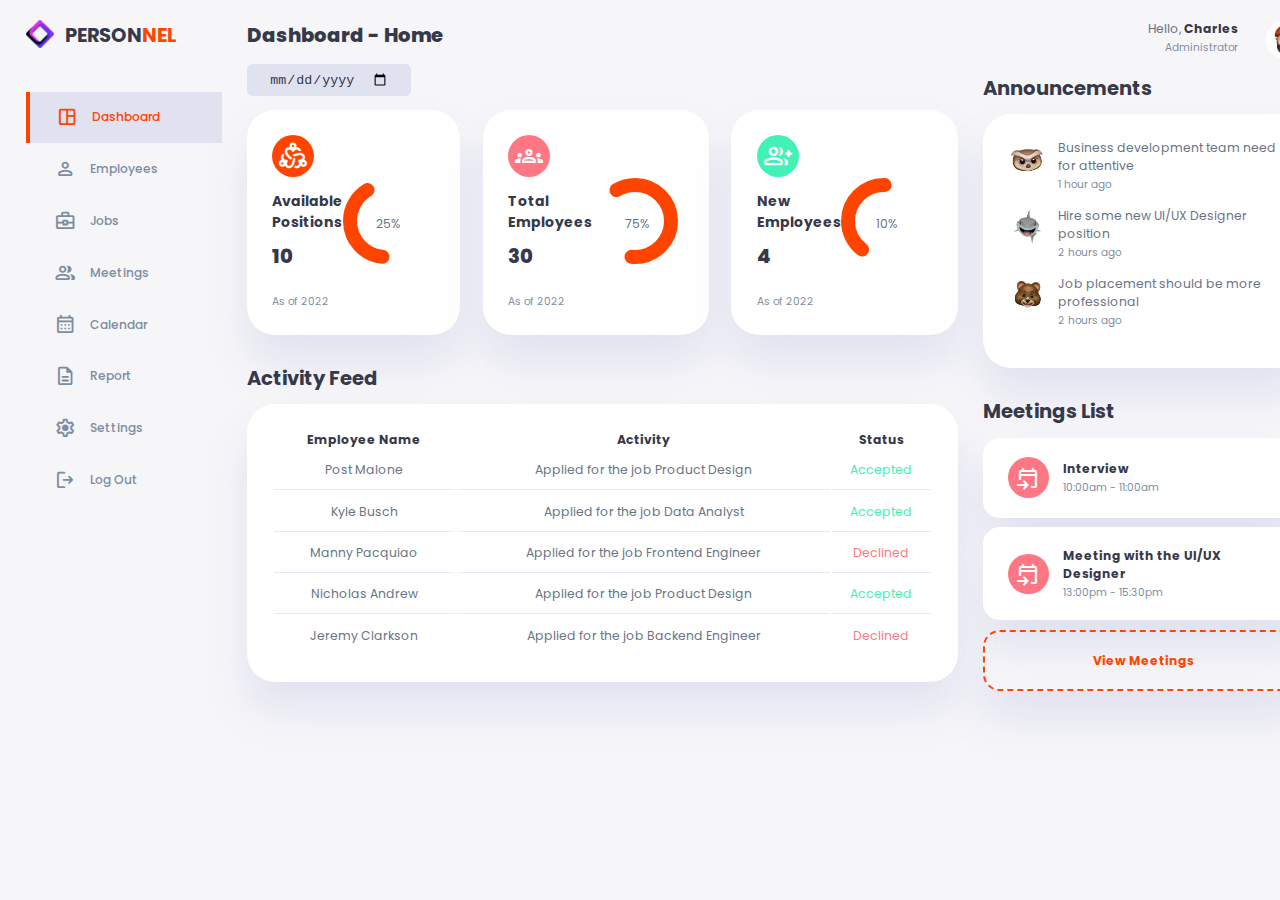
<file: index.html>
<!DOCTYPE html>
<html lang="en">
<head>
    <meta charset="UTF-8">
    <meta http-equiv="X-UA-Compatible" content="IE=edge">
    <meta name="viewport" content="width=device-width, initial-scale=1.0">
    <title>Home</title>

    <!-- Material icons -->
    <link rel="stylesheet" href="https://fonts.googleapis.com/css2?family=Material+Symbols+Rounded:opsz,wght,FILL,GRAD@20..48,100..700,0..1,-50..200" />

    <!-- CSS Stylesheet -->
    <link rel="stylesheet" href="./css-files/style.css">
    <link rel="stylesheet" href="./css-files/side-bar.css">

    <!-- Icon -->
    <link rel="icon" href="./images/logo/personnel-logo.png">
</head>
<body>
    
    <div class="container">

        <!-- Side Bar Start -->
        <aside>
            <div class="top">
                <div class="logo">
                    <img src="./images/logo/personnel-logo.png" alt="">
                    <h2>PERSON<span class="primary">NEL</span></h2>
                </div>
                <div>
                    <div class="close" id="close-btn">
                        <span class="material-symbols-rounded">close</span>
                    </div>
                </div>
            </div>

            <div class="sidebar">
                <a href="index.html" class="active">
                    <span class="material-symbols-rounded">space_dashboard</span>
                    <h3>Dashboard</h3>
                </a>
                <a href="employees.html">
                    <span class="material-symbols-rounded">person</span>
                    <h3>Employees</h3>
                </a>
                <a href="jobs.html">
                    <span class="material-symbols-rounded">business_center</span>
                    <h3>Jobs</h3>
                </a>
                <a href="meetings.html">
                    <span class="material-symbols-rounded">group</span>
                    <h3>Meetings</h3>
                </a>
                <a href="calendar.html">
                    <span class="material-symbols-rounded">calendar_month</span>
                    <h3>Calendar</h3>
                </a>
                <a href="report.html">
                    <span class="material-symbols-rounded">description</span>
                    <h3>Report</h3>
                </a>
                <a href="settings.html">
                    <span class="material-symbols-rounded">settings</span>
                    <h3>Settings</h3>
                </a>
                <a href="login.html">
                    <span class="material-symbols-rounded">logout</span>
                    <h3>Log Out</h3>
                </a>
            </div>
        </aside>
        <!-- Side Bar End -->

        <!-- Main Content Start -->
        <main>
            <h1>Dashboard - Home</h1>

            <div class="date">
                <input type="date">
            </div>

            <!-- Insights Start -->
            <div class="insights">

                <!-- Available Positions -->
                <div class="available-positions">
                    <span class="material-symbols-rounded">diversity_2</span>
                    <div class="middle">
                        <div class="left">
                            <h3>Available <br> Positions</h3>
                            <h1>10</h1>
                        </div>
                        <div class="progress">
                            <svg>
                                <circle cx="38" cy="38" r="36"></circle>
                            </svg>
                            <div class="number">
                                <p>25%</p>
                            </div>
                        </div>
                    </div>
                    <small class="text-muted">As of 2022</small>
                </div>

                <!-- Total Employees -->
                <div class="total-employees">
                    <span class="material-symbols-rounded">groups</span>
                    <div class="middle">
                        <div class="left">
                            <h3>Total <br> Employees</h3>
                            <h1>30</h1>
                        </div>
                        <div class="progress">
                            <svg>
                                <circle cx="38" cy="38" r="36"></circle>
                            </svg>
                            <div class="number">
                                <p>75%</p>
                            </div>
                        </div>
                    </div>
                    <small class="text-muted">As of 2022</small>
                </div>

                 <!-- New Employees -->
                <div class="new-employees">
                    <span class="material-symbols-rounded">group_add</span>
                    <div class="middle">
                        <div class="left">
                            <h3>New <br> Employees</h3>
                            <h1>4</h1>
                        </div>
                        <div class="progress">
                            <svg>
                                <circle cx="38" cy="38" r="36"></circle>
                            </svg>
                            <div class="number">
                                <p>10%</p>
                            </div>
                        </div>
                    </div>
                    <small class="text-muted">As of 2022</small>
                </div>

            </div>
            <!-- Insights End -->

            <!-- Activity Feed Start -->
            <div class="activity-feed">
                <h2>Activity Feed</h2>

                <table>
                    <thead>
                        <tr>
                            <th>Employee Name</th>
                            <th>Activity</th>
                            <th>Status</th>
                        </tr>
                    </thead>
                    <tbody>
                        <!-- Insert Data Using JS -->
                    </tbody>
                </table>
            </div>
            <!-- Activity Feed End -->
            
        </main>
        <!-- Main Content End -->

        <!-- Right Side Start -->
        <div class="right">

            <!-- Top Right Start -->
            <div class="top">
                <button id="menu-btn">
                    <span class="material-symbols-rounded">menu</span>
                </button>
                <div class="profile">
                    <div class="info">
                        <p>Hello, <b>Charles</b></p>
                        <small class="text-muted">Administrator</small>
                    </div>
                    <div class="profile-photo">
                        <img src="./images/profile-picture-1.jpg" alt="">
                    </div>
                </div>
            </div>
            <!-- Top Right End -->

            <!-- Announcement Start -->
            <div class="announcements">
                <h2>Announcements</h2>

                <div class="announces">

                    <div class="announce">
                        <div class="profile-photo">
                            <img src="./images/profile-picture-2.jpg" alt="">
                        </div>
                        <div class="message">
                            <p>Business development team need for attentive</p>
                            <small class="text-muted">1 hour ago</small>
                        </div>
                    </div>
                    <div class="announce">
                        <div class="profile-photo">
                            <img src="./images/profile-picture-3.jpg" alt="">
                        </div>
                        <div class="message">
                            <p>Hire some new UI/UX Designer position</p>
                            <small class="text-muted">2 hours ago</small>
                        </div>
                    </div>
                    <div class="announce">
                        <div class="profile-photo">
                            <img src="./images/profile-picture-4.jpg" alt="">
                        </div>
                        <div class="message">
                            <p>Job placement should be more professional</p>
                            <small class="text-muted">2 hours ago</small>
                        </div>
                    </div>

                </div>
            </div>
            <!-- Announcement End -->

            <!-- Meetings List Start -->
            <div class="meetings-list">
                <h2>Meetings List</h2>

                <div class="item meeting">
                    <div class="icon">
                        <span class="material-symbols-rounded">event_upcoming</span>
                    </div>
                    <div class="right">
                        <div class="info">
                            <h3>Interview</h3>
                            <small class="text-muted">10:00am - 11:00am</small>
                        </div>
                    </div>
                </div>
                <div class="item meeting">
                    <div class="icon">
                        <span class="material-symbols-rounded">event_upcoming</span>
                    </div>
                    <div class="right">
                        <div class="info">
                            <h3>Meeting with the UI/UX Designer</h3>
                            <small class="text-muted">13:00pm - 15:30pm</small>
                        </div>
                    </div>
                </div>
                <div class="item view-meeting">
                    <div>
                        <a href="meetings.html">
                            <h3>View Meetings</h3>
                        </a>
                    </div>
                </div>

            </div>
            <!-- Meetings List End -->

        </div>

    </div>

    <!-- JavaScript Files -->
    <script src="./datas-js/activity-data.js"></script>
    <script src="./js-files/index.js"></script>
    <script src="./js-files/sidebar.js"></script>
</body>
</html>
</file>
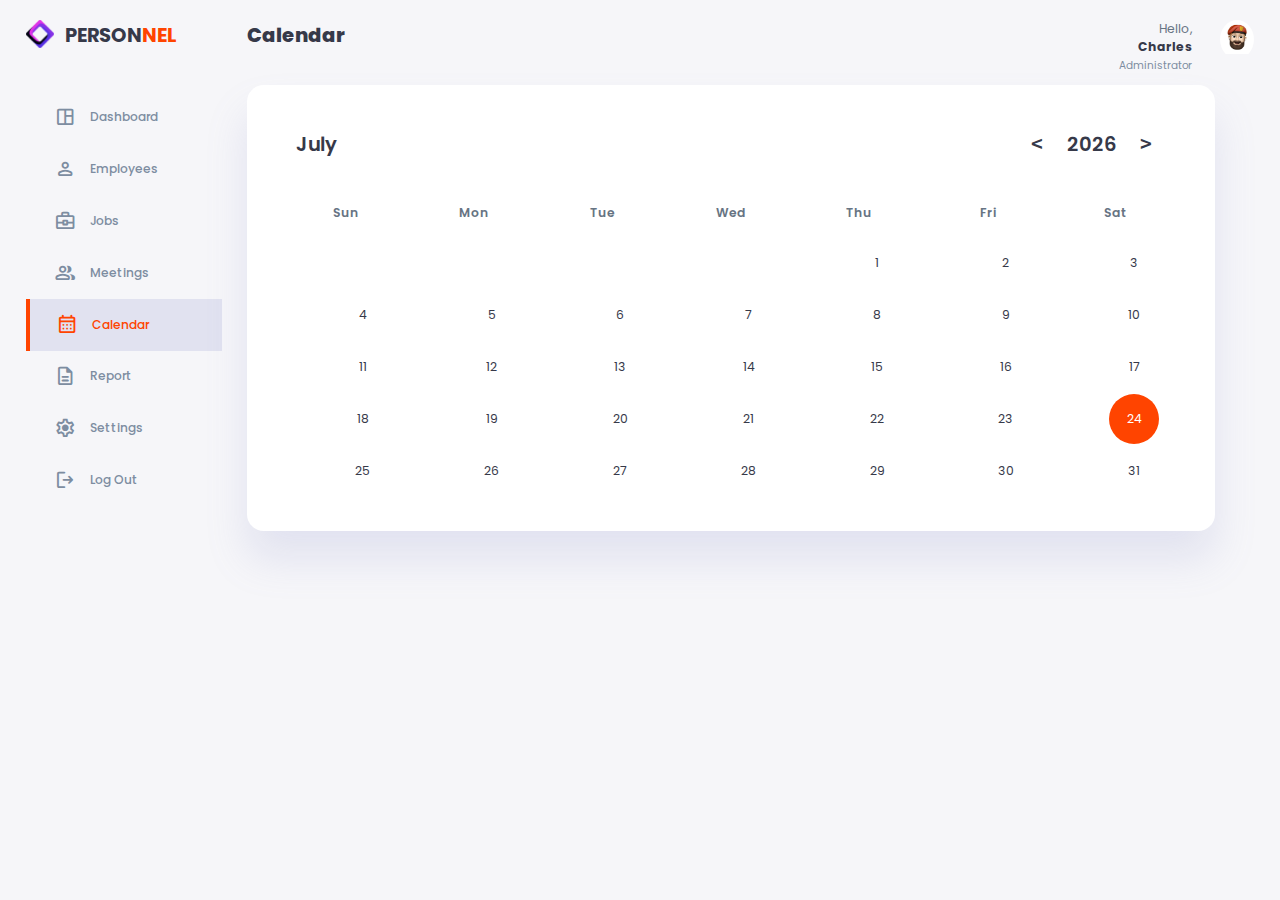
<file: calendar.html>
<!DOCTYPE html>
<html lang="en">
<head>
    <meta charset="UTF-8">
    <meta http-equiv="X-UA-Compatible" content="IE=edge">
    <meta name="viewport" content="width=device-width, initial-scale=1.0">
    <title>Calendar</title>

    <!-- Material icons -->
    <link rel="stylesheet" href="https://fonts.googleapis.com/css2?family=Material+Symbols+Rounded:opsz,wght,FILL,GRAD@20..48,100..700,0..1,-50..200" />

    <!-- CSS Stylesheet -->
    <link rel="stylesheet" href="./css-files/calendar.css">
    <link rel="stylesheet" href="./css-files/side-bar.css">

    <!-- Icon -->
    <link rel="icon" href="./images/logo/personnel-logo.png">
</head>
<body>
    
    <div class="container">

        <!-- Side Bar Start -->
        <aside>
            <div class="top">
                <div class="logo">
                    <img src="./images/logo/personnel-logo.png" alt="">
                    <h2>PERSON<span class="primary">NEL</span></h2>
                </div>
                <div>
                    <div class="close" id="close-btn">
                        <span class="material-symbols-rounded">close</span>
                    </div>
                </div>
            </div>

            <div class="sidebar">
                <a href="index.html">
                    <span class="material-symbols-rounded">space_dashboard</span>
                    <h3>Dashboard</h3>
                </a>
                <a href="employees.html">
                    <span class="material-symbols-rounded">person</span>
                    <h3>Employees</h3>
                </a>
                <a href="jobs.html">
                    <span class="material-symbols-rounded">business_center</span>
                    <h3>Jobs</h3>
                </a>
                <a href="meetings.html">
                    <span class="material-symbols-rounded">group</span>
                    <h3>Meetings</h3>
                </a>
                <a href="calendar.html" class="active">
                    <span class="material-symbols-rounded">calendar_month</span>
                    <h3>Calendar</h3>
                </a>
                <a href="report.html">
                    <span class="material-symbols-rounded">description</span>
                    <h3>Report</h3>
                </a>
                <a href="settings.html">
                    <span class="material-symbols-rounded">settings</span>
                    <h3>Settings</h3>
                </a>
                <a href="login.html">
                    <span class="material-symbols-rounded">logout</span>
                    <h3>Log Out</h3>
                </a>
            </div>
        </aside>
        <!-- Side Bar End -->

        <!-- Main Content Start -->
        <main>
            <h1>Calendar</h1>

            <div class="calendar">

                <div class="calendar-header">
                    <span class="month-picker" id="month-picker">
                        February
                    </span>
                    <div class="year-picker">
                        <span class="year-change" id="prev-year">
                            <pre><</pre>
                        </span>
                        <span id="year">2022</span>
                        <span class="year-change" id="next-year">
                            <pre>></pre>
                        </span>
                    </div>
                </div>

                <div class="calendar-body">
                    <div class="calendar-week-day">
                        <div>Sun</div>
                        <div>Mon</div>
                        <div>Tue</div>
                        <div>Wed</div>
                        <div>Thu</div>
                        <div>Fri</div>
                        <div>Sat</div>
                    </div>
                    <div class="calendar-days">
                        <div>
                            1
                            <span></span>
                            <span></span>
                            <span></span>
                            <span></span>
                        </div>
                        <div>2</div>
                        <div>3</div>
                        <div>4</div>
                        <div>5</div>
                        <div>6</div>
                        <div>7</div>
                        <div>1</div>
                        <div>2</div>
                        <div>3</div>
                        <div>4</div>
                        <div>5</div>
                        <div>6</div>
                        <div>7</div>
                    </div>
                </div>

                <div class="month-list"></div>

            </div>
            
        </main>
        <!-- Main Content End -->

        <!-- Right Side Start -->
        <div class="right">

            <!-- Top Right Start -->
            <div class="top">
                <button id="menu-btn">
                    <span class="material-symbols-rounded">menu</span>
                </button>
                <div class="profile">
                    <div class="info">
                        <p>Hello, <b>Charles</b></p>
                        <small class="text-muted">Administrator</small>
                    </div>
                    <div class="profile-photo">
                        <img src="./images/profile-picture-1.jpg" alt="">
                    </div>
                </div>
            </div>
            <!-- Top Right End -->

        </div>

    </div>

    <!-- JavaScript Files -->
    <script src="./js-files/calendar.js"></script>
    <script src="./js-files/sidebar.js"></script>
</body>
</html>
</file>
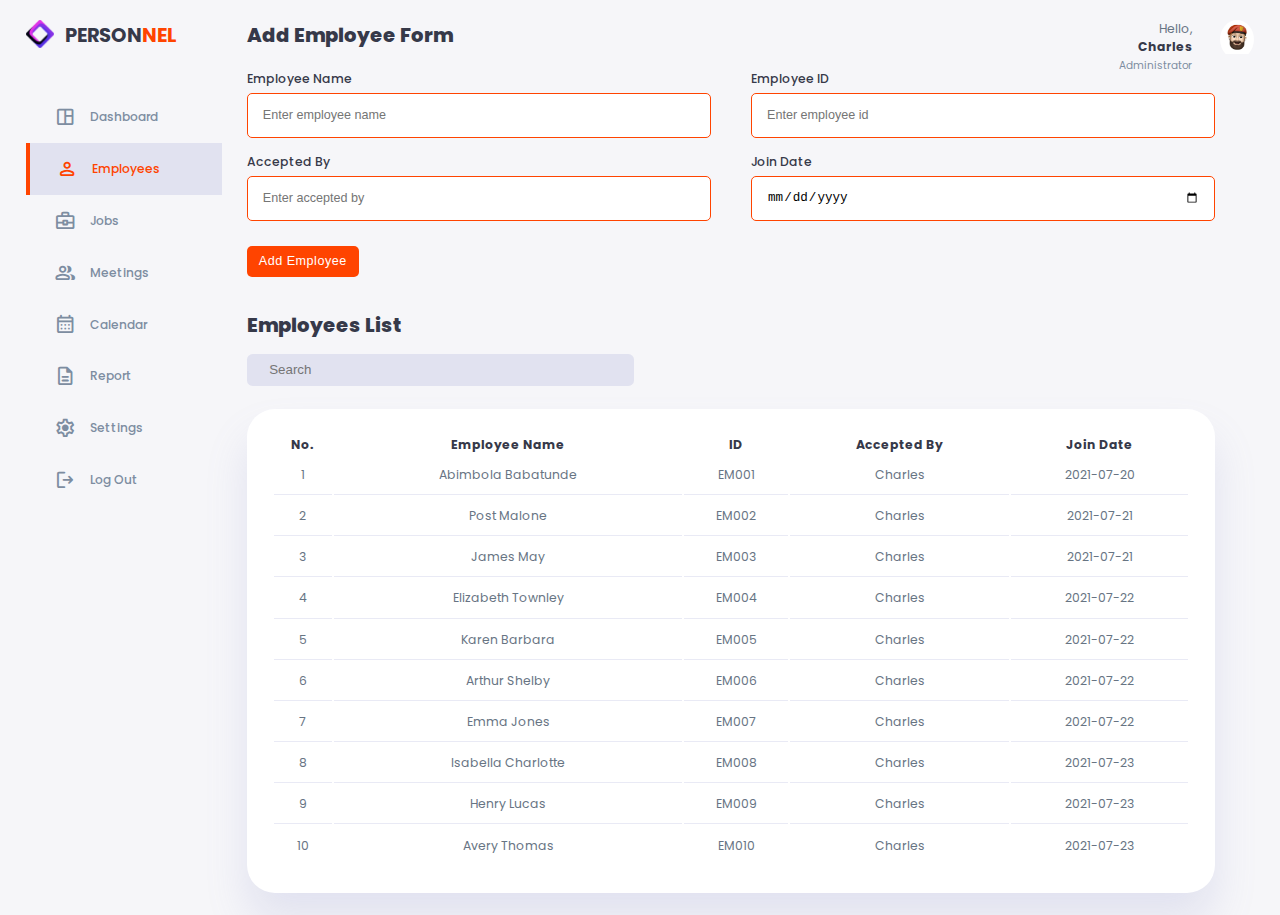
<file: employees.html>
<!DOCTYPE html>
<html lang="en">
<head>
    <meta charset="UTF-8">
    <meta http-equiv="X-UA-Compatible" content="IE=edge">
    <meta name="viewport" content="width=device-width, initial-scale=1.0">
    <title>Employees</title>

    <!-- Material icons -->
    <link rel="stylesheet" href="https://fonts.googleapis.com/css2?family=Material+Symbols+Rounded:opsz,wght,FILL,GRAD@20..48,100..700,0..1,-50..200" />

    <!-- CSS Stylesheet -->
    <link rel="stylesheet" href="./css-files/employees.css">
    <link rel="stylesheet" href="./css-files/side-bar.css">

    <!-- Icon -->
    <link rel="icon" href="./images/logo/personnel-logo.png">
</head>
<body>
    
    <div class="container">

        <!-- Side Bar Start -->
        <aside>
            <div class="top">
                <div class="logo">
                    <img src="./images/logo/personnel-logo.png" alt="">
                    <h2>PERSON<span class="primary">NEL</span></h2>
                </div>
                <div>
                    <div class="close" id="close-btn">
                        <span class="material-symbols-rounded">close</span>
                    </div>
                </div>
            </div>

            <div class="sidebar">
                <a href="index.html">
                    <span class="material-symbols-rounded">space_dashboard</span>
                    <h3>Dashboard</h3>
                </a>
                <a href="employees.html" class="active">
                    <span class="material-symbols-rounded">person</span>
                    <h3>Employees</h3>
                </a>
                <a href="jobs.html">
                    <span class="material-symbols-rounded">business_center</span>
                    <h3>Jobs</h3>
                </a>
                <a href="meetings.html">
                    <span class="material-symbols-rounded">group</span>
                    <h3>Meetings</h3>
                </a>
                <a href="calendar.html">
                    <span class="material-symbols-rounded">calendar_month</span>
                    <h3>Calendar</h3>
                </a>
                <a href="report.html">
                    <span class="material-symbols-rounded">description</span>
                    <h3>Report</h3>
                </a>
                <a href="settings.html">
                    <span class="material-symbols-rounded">settings</span>
                    <h3>Settings</h3>
                </a>
                <a href="login.html">
                    <span class="material-symbols-rounded">logout</span>
                    <h3>Log Out</h3>
                </a>
            </div>
        </aside>
        <!-- Side Bar End -->

        <!-- Main Content Start -->
        <main>
            <h1>Add Employee Form</h1>
            
            <form action="#" onsubmit="event.preventDefault(); validateForm()">
                <div class="user-details">
    
                    <div class="input-box">
                        <label for="employee-name" class="details">Employee Name</label>
                        <input type="text" id="employee-name" placeholder="Enter employee name">
                        <small class="error"></small>
                    </div>
    
                    <div class="input-box">
                        <label for="employee-id" class="details">Employee ID</label>
                        <input type="text" id="employee-id" placeholder="Enter employee id">
                        <small class="error"></small>
                    </div>
    
                    <div class="input-box">
                        <label for="accepted-by" class="details">Accepted By</label>
                        <input type="text" id="accepted-by" placeholder="Enter accepted by">
                        <small class="error"></small>
                    </div>
    
                    <div class="input-box">
                        <label for="join-date" class="details">Join Date</label>
                        <input type="date" id="join-date">
                        <small class="error"></small>
                    </div>
    
                    <div class="button">
                        <input type="submit" class="submit" value="Add Employee">
                        <p id="success"></p>
                    </div>
    
                </div>
            </form>

            <h1 class="title-employee">Employees List</h1>

            <div class="input-container">
                <input type="text" id="search" class="search" placeholder="Search">
            </div>

            <!-- Activity Feed Start -->
            <div class="employee-list">

                <table id="sort" class="table table-sortable">
                    <thead>
                        <tr>
                            <th>No.</th>
                            <th>Employee Name</th>
                            <th>ID</th>
                            <th>Accepted By</th>
                            <th>Join Date</th>
                        </tr>
                    </thead>
                    <tbody>
                        <!-- Insert Data Using JS -->
                    </tbody>
                </table>
            </div>
            <!-- Activity Feed End -->

        </main>
        <!-- Main Content End -->

        <!-- Right Side Start -->
        <div class="right">

            <!-- Top Right Start -->
            <div class="top">
                <button id="menu-btn">
                    <span class="material-symbols-rounded">menu</span>
                </button>
                <div class="profile">
                    <div class="info">
                        <p>Hello, <b>Charles</b></p>
                        <small class="text-muted">Administrator</small>
                    </div>
                    <div class="profile-photo">
                        <img src="./images/profile-picture-1.jpg" alt="">
                    </div>
                </div>
            </div>
            <!-- Top Right End -->

        </div>

    </div>

    <!-- JavaScript Files -->
    <script src="./datas-js/employee-data.js"></script>
    <script src="./js-files/employees.js"></script>
    <script src="./js-files/sidebar.js"></script>
</body>
</html>
</file>
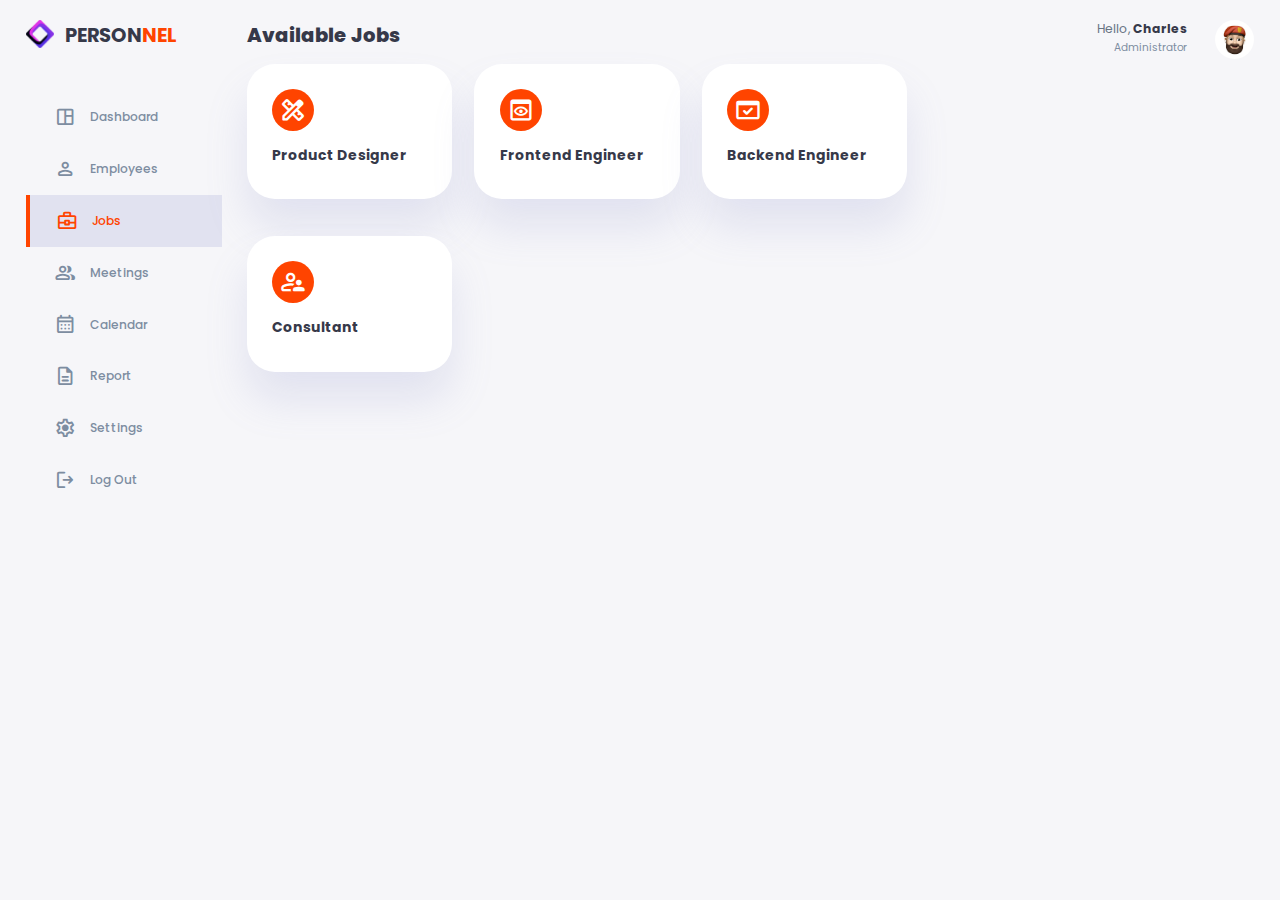
<file: jobs.html>
<!DOCTYPE html>
<html lang="en">
<head>
    <meta charset="UTF-8">
    <meta http-equiv="X-UA-Compatible" content="IE=edge">
    <meta name="viewport" content="width=device-width, initial-scale=1.0">
    <title>Jobs</title>

    <!-- Material icons -->
    <link rel="stylesheet" href="https://fonts.googleapis.com/css2?family=Material+Symbols+Rounded:opsz,wght,FILL,GRAD@20..48,100..700,0..1,-50..200" />

    <!-- CSS Stylesheet -->
    <link rel="stylesheet" href="./css-files/jobs.css">
    <link rel="stylesheet" href="./css-files/side-bar.css">

    <!-- Icon -->
    <link rel="icon" href="./images/logo/personnel-logo.png">
</head>
<body>
    
    <div class="container">

        <!-- Side Bar Start -->
        <aside>
            <div class="top">
                <div class="logo">
                    <img src="./images/logo/personnel-logo.png" alt="">
                    <h2>PERSON<span class="primary">NEL</span></h2>
                </div>
                <div>
                    <div class="close" id="close-btn">
                        <span class="material-symbols-rounded">close</span>
                    </div>
                </div>
            </div>

            <div class="sidebar">
                <a href="index.html">
                    <span class="material-symbols-rounded">space_dashboard</span>
                    <h3>Dashboard</h3>
                </a>
                <a href="employees.html">
                    <span class="material-symbols-rounded">person</span>
                    <h3>Employees</h3>
                </a>
                <a href="jobs.html" class="active">
                    <span class="material-symbols-rounded">business_center</span>
                    <h3>Jobs</h3>
                </a>
                <a href="meetings.html">
                    <span class="material-symbols-rounded">group</span>
                    <h3>Meetings</h3>
                </a>
                <a href="calendar.html">
                    <span class="material-symbols-rounded">calendar_month</span>
                    <h3>Calendar</h3>
                </a>
                <a href="report.html">
                    <span class="material-symbols-rounded">description</span>
                    <h3>Report</h3>
                </a>
                <a href="settings.html">
                    <span class="material-symbols-rounded">settings</span>
                    <h3>Settings</h3>
                </a>
                <a href="login.html">
                    <span class="material-symbols-rounded">logout</span>
                    <h3>Log Out</h3>
                </a>
            </div>
        </aside>
        <!-- Side Bar End -->

        <!-- Main Content Start -->
        <main>
            <h1>Available Jobs</h1>

            <!-- Insights Start -->
            <div class="insights">

                <!-- Available Positions -->
                <div class="available-positions">
                    <span class="material-symbols-rounded">design_services</span>
                    <div class="middle">
                        <div class="left">
                            <h3><a href="./job-detail-html/job-detail-1.html">Product Designer</a></h3>
                        </div>
                    </div>
                </div>

                <div class="available-positions">
                    <span class="material-symbols-rounded">preview</span>
                    <div class="middle">
                        <div class="left">
                            <h3><a href="./job-detail-html/job-detail-2.html">Frontend Engineer</a></h3>
                        </div>
                    </div>
                </div>

                <div class="available-positions">
                    <span class="material-symbols-rounded">domain_verification</span>
                    <div class="middle">
                        <div class="left">
                            <h3><a href="./job-detail-html/job-detail-3.html">Backend Engineer</a></h3>
                        </div>
                    </div>
                </div>

                <div class="available-positions">
                    <span class="material-symbols-rounded">supervisor_account</span>
                    <div class="middle">
                        <div class="left">
                            <h3><a href="./job-detail-html/job-detail-4.html">Consultant</a></h3>
                        </div>
                    </div>
                </div>

            </div>
            <!-- Insights End -->
            
        </main>
        <!-- Main Content End -->

        <!-- Right Side Start -->
        <div class="right">

            <!-- Top Right Start -->
            <div class="top">
                <button id="menu-btn">
                    <span class="material-symbols-rounded">menu</span>
                </button>
                <div class="profile">
                    <div class="info">
                        <p>Hello, <b>Charles</b></p>
                        <small class="text-muted">Administrator</small>
                    </div>
                    <div class="profile-photo">
                        <img src="./images/profile-picture-1.jpg" alt="">
                    </div>
                </div>
            </div>
            <!-- Top Right End -->

        </div>

    </div>

    <!-- JavaScript Files -->
    <script src="./js-files/sidebar.js"></script>
</body>
</html>
</file>
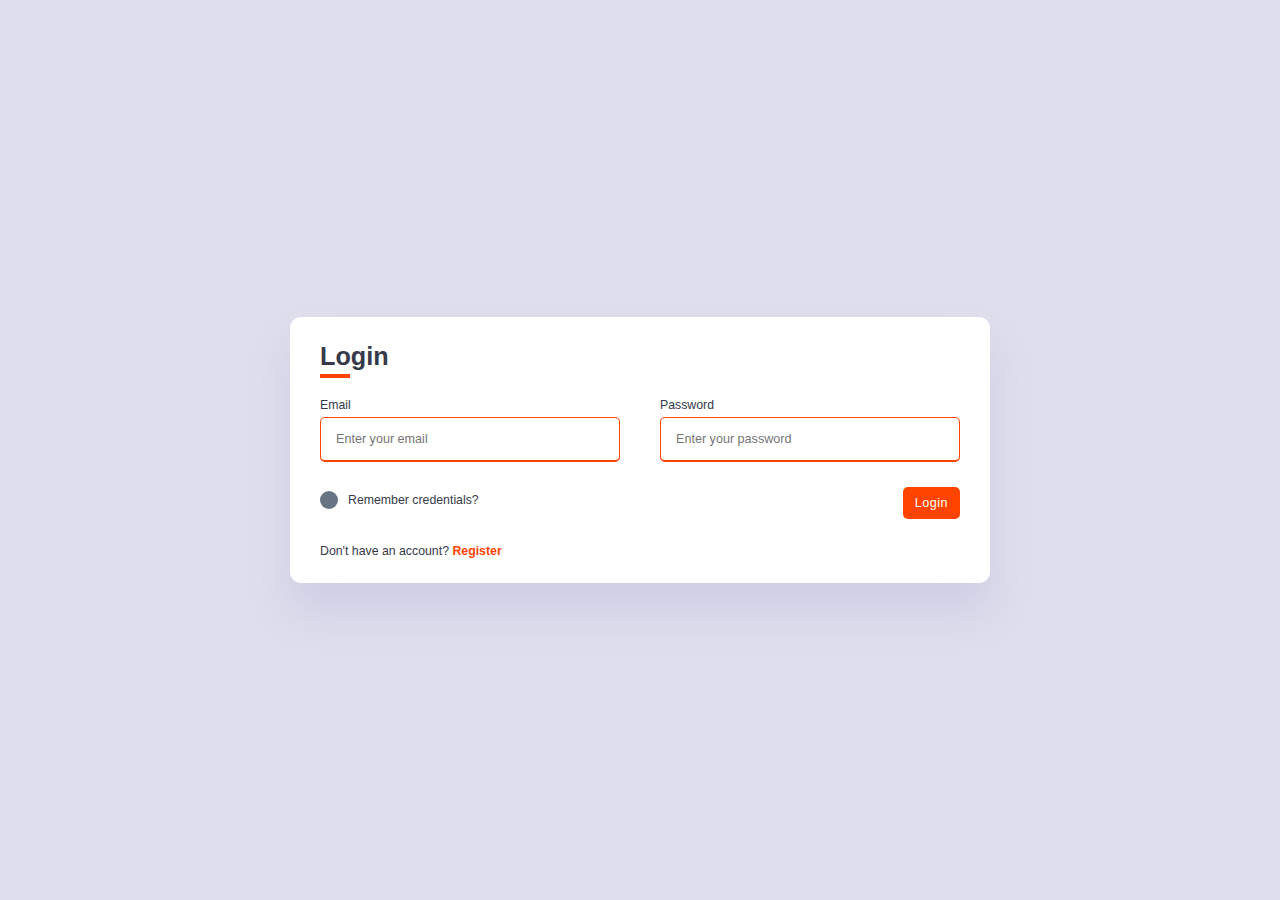
<file: login.html>
<!DOCTYPE html>
<html lang="en">
<head>
    <meta charset="UTF-8">
    <meta http-equiv="X-UA-Compatible" content="IE=edge">
    <meta name="viewport" content="width=device-width, initial-scale=1.0">
    <title>Login</title>

    <!-- CSS Stylesheet -->
    <link rel="icon" href="./images/logo/personnel-logo.png">
    <link rel="stylesheet" href="./css-files/login.css">

    <!-- Icon -->
    <link rel="icon" href="./images/logo/personnel-logo.png">
</head>
<body>
    
    <div class="container">
        <h1 class="title">Login</h1>
        <form action="#" onsubmit="event.preventDefault(); validateForm()">
            <div class="user-details">

                <div class="input-box">
                    <label for="email" class="details">Email</label>
                    <input type="text" id="email" placeholder="Enter your email">
                    <small class="error"></small>
                </div>

                <div class="input-box">
                    <label for="password" class="details">Password</label>
                    <input type="password" id="password" placeholder="Enter your password">
                    <small class="error"></small>
                </div>
                
                <div class="terms-and-condition">
                    <input type="checkbox" name="dot-1" id="dot-1">
                    <div class="tnc">
                        <label class="tnc-label" for="dot-1">
                            <span class="dot one"></span>
                            <span class="terms">Remember credentials?</span>
                        </label>
                        <small class="error"></small>
                    </div>
                </div>

                <div class="button">
                    <input type="submit" class="submit" value="Login" onclick="openIndex()">
                    <p id="success"></p>
                </div>

            </div>
        </form>

        <div class="register">
            <p>Don't have an account? <a href="register.html">Register</a></p>
        </div>

    </div>

    <script src="./js-files/login.js"></script>
</body>
</html>
</file>
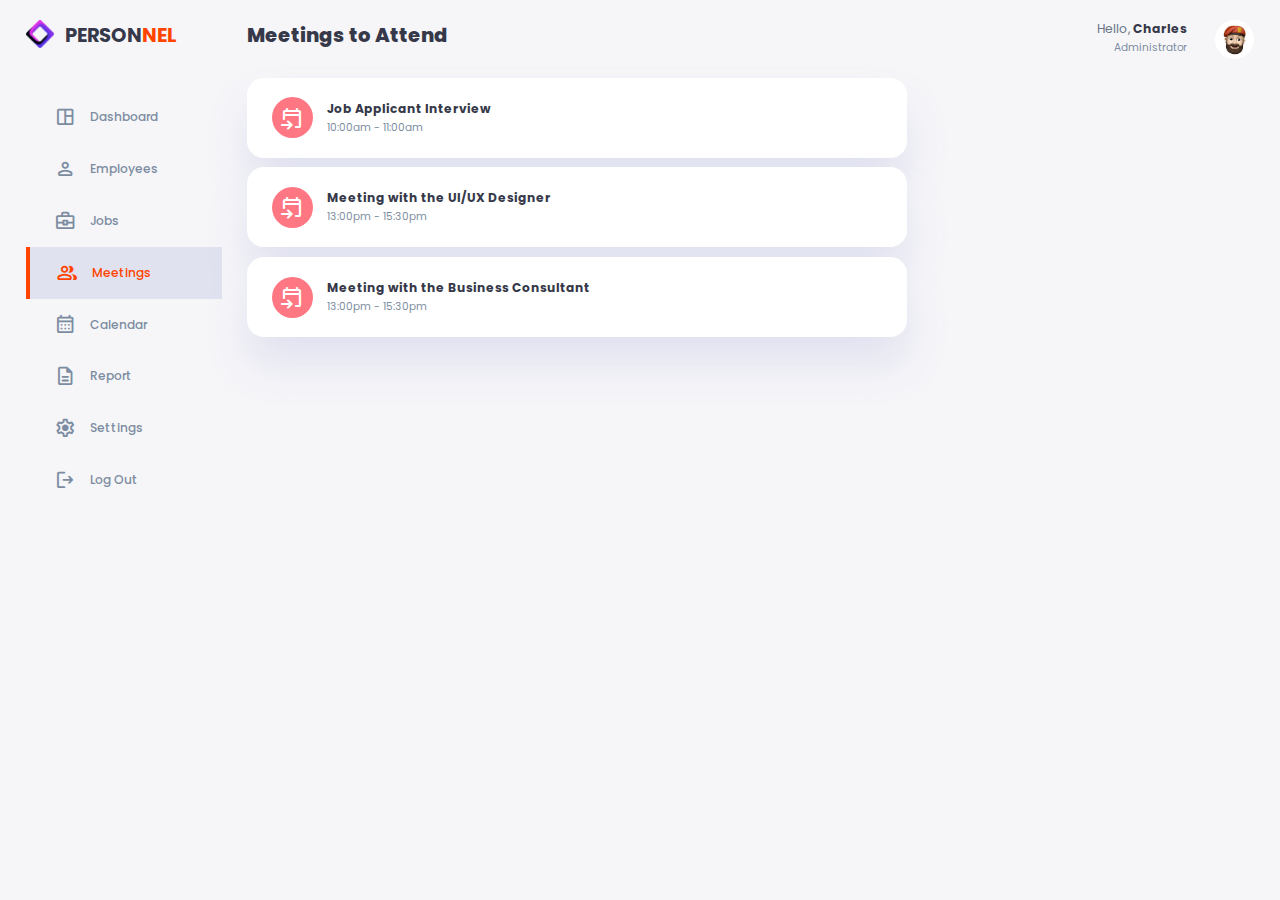
<file: meetings.html>
<!DOCTYPE html>
<html lang="en">
<head>
    <meta charset="UTF-8">
    <meta http-equiv="X-UA-Compatible" content="IE=edge">
    <meta name="viewport" content="width=device-width, initial-scale=1.0">
    <title>Meetings</title>

    <!-- Material icons -->
    <link rel="stylesheet" href="https://fonts.googleapis.com/css2?family=Material+Symbols+Rounded:opsz,wght,FILL,GRAD@20..48,100..700,0..1,-50..200" />

    <!-- CSS Stylesheet -->
    <link rel="stylesheet" href="./css-files/meetings.css">
    <link rel="stylesheet" href="./css-files/side-bar.css">

    <!-- Icon -->
    <link rel="icon" href="./images/logo/personnel-logo.png">
</head>
<body>
    
    <div class="container">

        <!-- Side Bar Start -->
        <aside>
            <div class="top">
                <div class="logo">
                    <img src="./images/logo/personnel-logo.png" alt="">
                    <h2>PERSON<span class="primary">NEL</span></h2>
                </div>
                <div>
                    <div class="close" id="close-btn">
                        <span class="material-symbols-rounded">close</span>
                    </div>
                </div>
            </div>

            <div class="sidebar">
                <a href="index.html">
                    <span class="material-symbols-rounded">space_dashboard</span>
                    <h3>Dashboard</h3>
                </a>
                <a href="employees.html">
                    <span class="material-symbols-rounded">person</span>
                    <h3>Employees</h3>
                </a>
                <a href="jobs.html">
                    <span class="material-symbols-rounded">business_center</span>
                    <h3>Jobs</h3>
                </a>
                <a href="meetings.html"  class="active">
                    <span class="material-symbols-rounded">group</span>
                    <h3>Meetings</h3>
                </a>
                <a href="calendar.html">
                    <span class="material-symbols-rounded">calendar_month</span>
                    <h3>Calendar</h3>
                </a>
                <a href="report.html">
                    <span class="material-symbols-rounded">description</span>
                    <h3>Report</h3>
                </a>
                <a href="settings.html">
                    <span class="material-symbols-rounded">settings</span>
                    <h3>Settings</h3>
                </a>
                <a href="login.html">
                    <span class="material-symbols-rounded">logout</span>
                    <h3>Log Out</h3>
                </a>
            </div>
        </aside>
        <!-- Side Bar End -->

        <!-- Main Content Start -->
        <main>
            <h1>Meetings to Attend</h1>

            
            <!-- Meetings List Start -->
            <div class="meetings-list">

                <div class="item meeting">
                    <div class="icon">
                        <span class="material-symbols-rounded">event_upcoming</span>
                    </div>
                    <div class="right">
                        <div class="info">
                            <h3>Job Applicant Interview</h3>
                            <small class="text-muted">10:00am - 11:00am</small>
                        </div>
                    </div>
                </div>

                <div class="item meeting">
                    <div class="icon">
                        <span class="material-symbols-rounded">event_upcoming</span>
                    </div>
                    <div class="right">
                        <div class="info">
                            <h3>Meeting with the UI/UX Designer</h3>
                            <small class="text-muted">13:00pm - 15:30pm</small>
                        </div>
                    </div>
                </div>
                
                <div class="item meeting">
                    <div class="icon">
                        <span class="material-symbols-rounded">event_upcoming</span>
                    </div>
                    <div class="right">
                        <div class="info">
                            <h3>Meeting with the Business Consultant</h3>
                            <small class="text-muted">13:00pm - 15:30pm</small>
                        </div>
                    </div>
                </div>

            </div>
            <!-- Meetings List End -->
            
        </main>
        <!-- Main Content End -->

        <!-- Right Side Start -->
        <div class="right">

            <!-- Top Right Start -->
            <div class="top">
                <button id="menu-btn">
                    <span class="material-symbols-rounded">menu</span>
                </button>
                <div class="profile">
                    <div class="info">
                        <p>Hello, <b>Charles</b></p>
                        <small class="text-muted">Administrator</small>
                    </div>
                    <div class="profile-photo">
                        <img src="./images/profile-picture-1.jpg" alt="">
                    </div>
                </div>
            </div>
            <!-- Top Right End -->

        </div>

    </div>

    <!-- JavaScript Files -->
    <script src="./js-files/sidebar.js"></script>
</body>
</html>
</file>
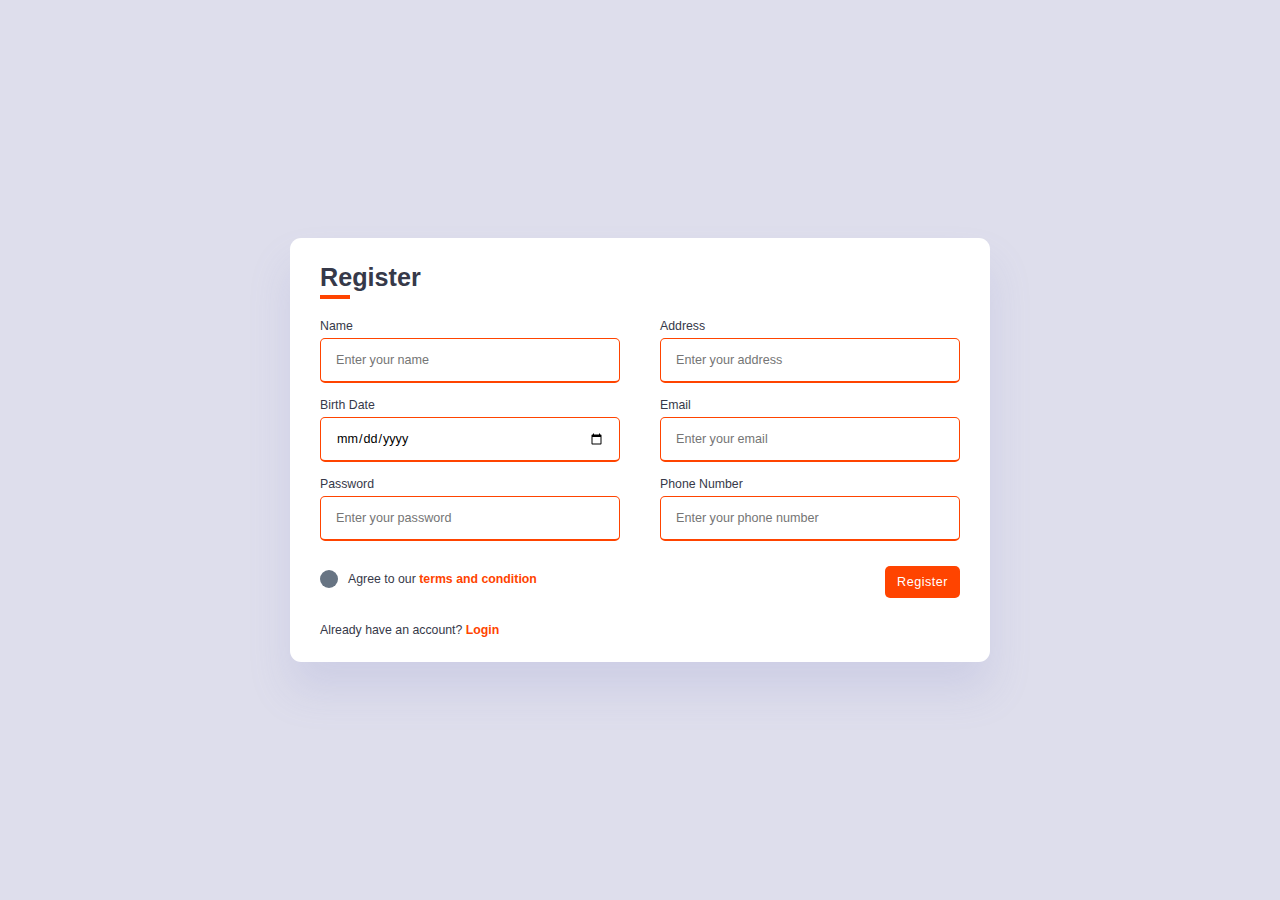
<file: register.html>
<!DOCTYPE html>
<html lang="en">
<head>
    <meta charset="UTF-8">
    <meta http-equiv="X-UA-Compatible" content="IE=edge">
    <meta name="viewport" content="width=device-width, initial-scale=1.0">
    <title>Register</title>

    <!-- CSS Stylesheet -->
    <link rel="icon" href="./images/logo/personnel-logo.png">
    <link rel="stylesheet" href="./css-files/register.css">

    <!-- Icon -->
    <link rel="icon" href="./images/logo/personnel-logo.png">
</head>
<body>
    
    <div class="container">
        <h1 class="title">Register</h1>
        <form action="#" onsubmit="event.preventDefault(); validateForm()">
            <div class="user-details">

                <div class="input-box">
                    <label for="name" class="details">Name</label>
                    <input type="text" id="name" placeholder="Enter your name">
                    <small class="error"></small>
                </div>

                <div class="input-box">
                    <label for="address" class="details">Address</label>
                    <input type="text" id="address" placeholder="Enter your address">
                    <small class="error"></small>
                </div>

                <div class="input-box">
                    <label for="birth-date" class="details">Birth Date</label>
                    <input type="date" id="birth-date" placeholder="Enter your birth date">
                    <small class="error"></small>
                </div>

                <div class="input-box">
                    <label for="email" class="details">Email</label>
                    <input type="text" id="email" placeholder="Enter your email">
                    <small class="error"></small>
                </div>

                <div class="input-box">
                    <label for="password" class="details">Password</label>
                    <input type="password" id="password" placeholder="Enter your password">
                    <small class="error"></small>
                </div>

                <div class="input-box">
                    <label for="phone-number" class="details">Phone Number</label>
                    <input type="text" id="phone-number" placeholder="Enter your phone number">
                    <small class="error"></small>
                </div>

                <div class="terms-and-condition">
                    <input type="checkbox" name="dot-1" id="dot-1">
                    <div class="tnc">
                        <label class="tnc-label" for="dot-1">
                            <span class="dot one"></span>
                            <span class="terms">Agree to our <a href="terms.html">terms and condition</a></span>
                        </label>
                        <small class="error"></small>
                    </div>
                </div>

                <div class="button">
                    <input type="submit" class="submit" value="Register" onclick="openIndex()">
                    <p id="success"></p>
                </div>

            </div>
        </form>

        <div class="login">
            <p>Already have an account? <a href="login.html">Login</a></p>
        </div>

    </div>

    <script src="./js-files/register.js"></script>
</body>
</html>
</file>
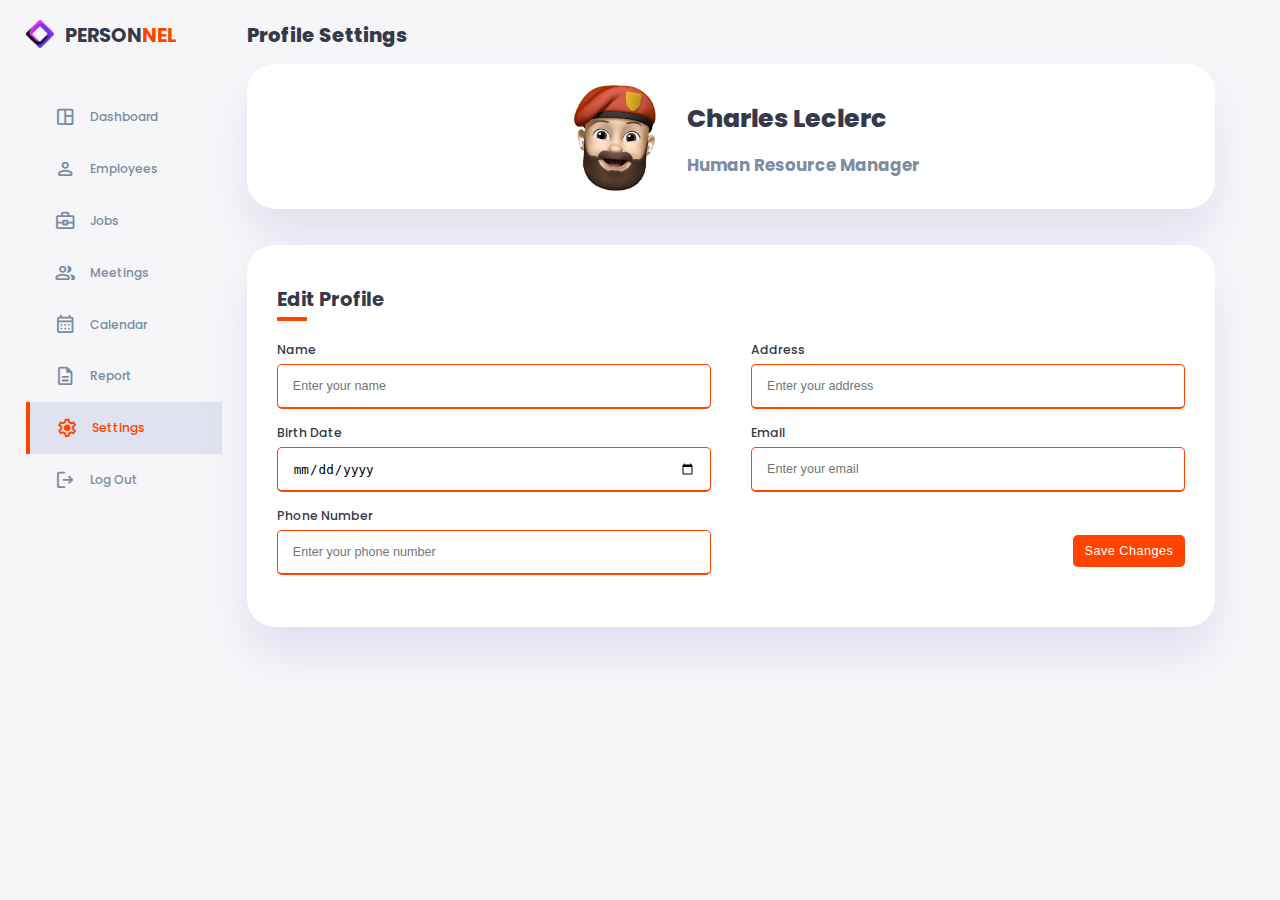
<file: settings.html>
<!DOCTYPE html>
<html lang="en">
<head>
    <meta charset="UTF-8">
    <meta http-equiv="X-UA-Compatible" content="IE=edge">
    <meta name="viewport" content="width=device-width, initial-scale=1.0">
    <title>Settings</title>

    <!-- Material icons -->
    <link rel="stylesheet" href="https://fonts.googleapis.com/css2?family=Material+Symbols+Rounded:opsz,wght,FILL,GRAD@20..48,100..700,0..1,-50..200" />

    <!-- CSS Stylesheet -->
    <link rel="stylesheet" href="./css-files/settings.css">
    <link rel="stylesheet" href="./css-files/side-bar.css">

    <!-- Icon -->
    <link rel="icon" href="./images/logo/personnel-logo.png">
</head>
<body>
    
    <div class="container">

        <!-- Side Bar Start -->
        <aside>
            <div class="top">
                <div class="logo">
                    <img src="./images/logo/personnel-logo.png" alt="">
                    <h2>PERSON<span class="primary">NEL</span></h2>
                </div>
                <div>
                    <div class="close" id="close-btn">
                        <span class="material-symbols-rounded">close</span>
                    </div>
                </div>
            </div>

            <div class="sidebar">
                <a href="index.html">
                    <span class="material-symbols-rounded">space_dashboard</span>
                    <h3>Dashboard</h3>
                </a>
                <a href="employees.html">
                    <span class="material-symbols-rounded">person</span>
                    <h3>Employees</h3>
                </a>
                <a href="jobs.html">
                    <span class="material-symbols-rounded">business_center</span>
                    <h3>Jobs</h3>
                </a>
                <a href="meetings.html">
                    <span class="material-symbols-rounded">group</span>
                    <h3>Meetings</h3>
                </a>
                <a href="calendar.html">
                    <span class="material-symbols-rounded">calendar_month</span>
                    <h3>Calendar</h3>
                </a>
                <a href="report.html">
                    <span class="material-symbols-rounded">description</span>
                    <h3>Report</h3>
                </a>
                <a href="settings.html" class="active">
                    <span class="material-symbols-rounded">settings</span>
                    <h3>Settings</h3>
                </a>
                <a href="login.html">
                    <span class="material-symbols-rounded">logout</span>
                    <h3>Log Out</h3>
                </a>
            </div>
        </aside>
        <!-- Side Bar End -->

        <!-- Main Content Start -->
        <main>
            <h1>Profile Settings</h1>

            <!-- Edit Profile Start -->
            <div class="edit-profile">

                <!-- Profile Header Card Start -->
                <div class="profile-card">
                    <div class="middle">
                        <img src="./images/profile-picture-1.jpg" alt="">
                        <div class="left">
                            <h1>Charles Leclerc</h1>
                            <h3 class="text-muted">Human Resource Manager</h3>
                        </div>
                    </div>
                </div>
                <!-- Profile Header Card End -->

                <div class="form-container">
                    <h1 class="title">Edit Profile</h1>
                    <form action="#" onsubmit="event.preventDefault(); validateForm()">
                        <div class="user-details">

                            <div class="input-box">
                                <label for="name" class="details">Name</label>
                                <input type="text" id="name" placeholder="Enter your name">
                                <small class="error"></small>
                            </div>

                            <div class="input-box">
                                <label for="address" class="details">Address</label>
                                <input type="text" id="address" placeholder="Enter your address">
                                <small class="error"></small>
                            </div>

                            <div class="input-box">
                                <label for="birth-date" class="details">Birth Date</label>
                                <input type="date" id="birth-date" placeholder="Enter your birth date">
                                <small class="error"></small>
                            </div>

                            <div class="input-box">
                                <label for="email" class="details">Email</label>
                                <input type="text" id="email" placeholder="Enter your email">
                                <small class="error"></small>
                            </div>

                            <div class="input-box">
                                <label for="phone-number" class="details">Phone Number</label>
                                <input type="text" id="phone-number" placeholder="Enter your phone number">
                                <small class="error"></small>
                            </div>

                            <div class="button">
                                <input type="submit" class="submit" value="Save Changes" >
                                <p id="success"></p>
                            </div>
                            
                        </div>
                    </form>
                </div>

            </div>
            

            
            
        </main>
        <!-- Main Content End -->

        <!-- Right Side Start -->
        <div class="right">
            <!-- Top Right Start -->
            <div class="top">
                <button id="menu-btn">
                    <span class="material-symbols-rounded">menu</span>
                </button>
            </div>
            <!-- Top Right End -->
        </div>

    </div>

    <!-- JavaScript Files -->
    <script src="./js-files/settings.js"></script>
    <script src="./js-files/sidebar.js"></script>
</body>
</html>
</file>
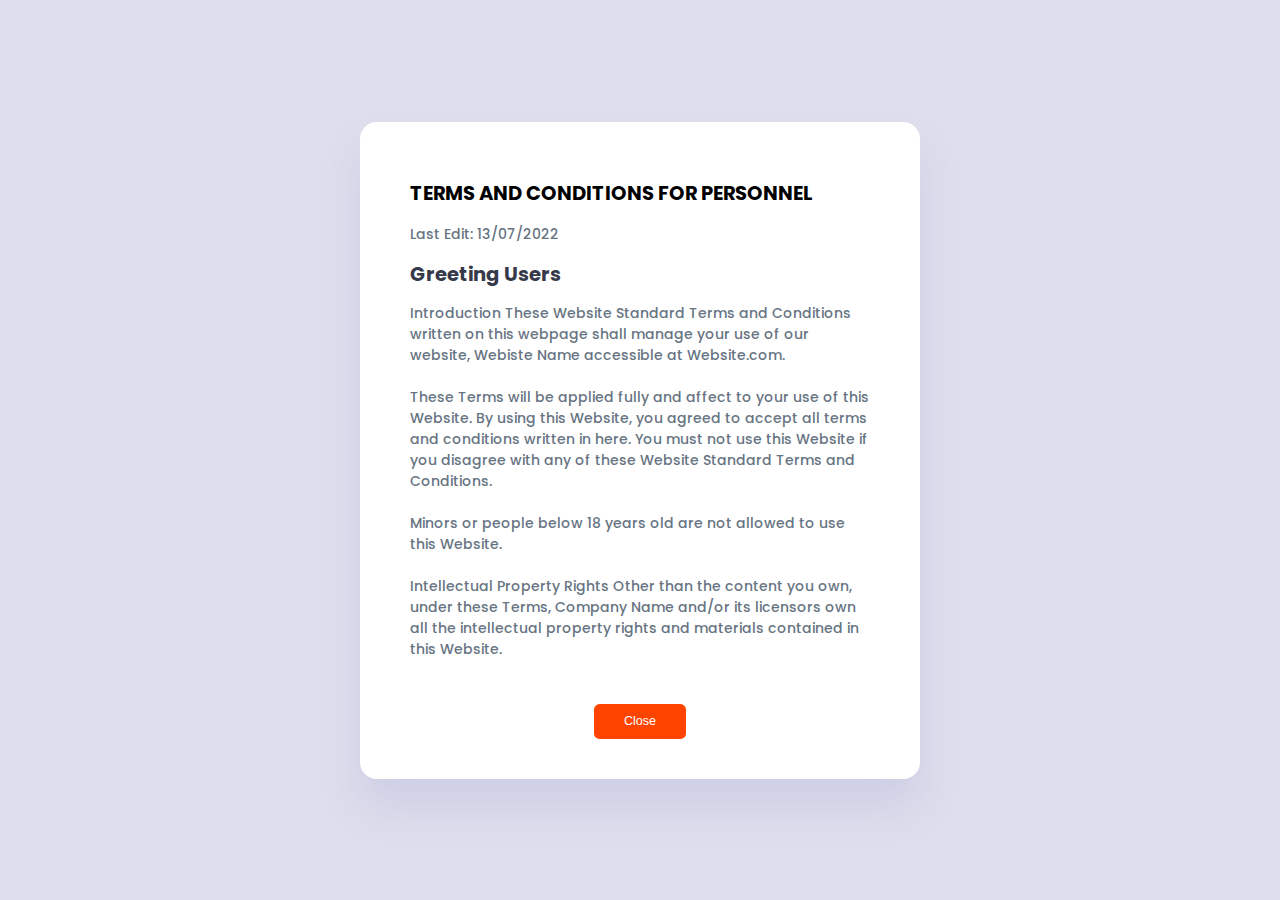
<file: terms.html>
<!DOCTYPE html>
<html lang="en">
<head>
    <meta charset="UTF-8">
    <meta http-equiv="X-UA-Compatible" content="IE=edge">
    <meta name="viewport" content="width=device-width, initial-scale=1.0">
    <title>Terms and Conditions</title>

    <!-- CSS Stylesheet -->
    <link rel="stylesheet" href="./css-files/terms.css">
    
    <!-- Icon -->
    <link rel="icon" href="./images/logo/personnel-logo.png">
</head>
<body>
    
    <div class="terms-box">
        <div class="terms-text">
            <h2>Terms and Conditions for PERSONNEL</h2>
            <p>Last Edit: 13/07/2022</p>
            <p><b>Greeting Users</b></p>
            <p>Introduction
                These Website Standard Terms and Conditions written on this webpage shall manage your use of our website, Webiste Name accessible at Website.com.
                <br><br>
                These Terms will be applied fully and affect to your use of this Website. By using this Website, you agreed to accept all terms and conditions written in here. You must not use this Website if you disagree with any of these Website Standard Terms and Conditions.
                <br><br>
                Minors or people below 18 years old are not allowed to use this Website.
                <br><br>
                Intellectual Property Rights
                Other than the content you own, under these Terms, Company Name and/or its licensors own all the intellectual property rights and materials contained in this Website.
                <br><br>
                You are granted limited license only for purposes of viewing the material contained on this Website.
                <br><br>
                <b>Restrictions</b><br><br>
                You are specifically restricted from all of the following:
                <br><br>
                publishing any Website material in any other media;
                selling, sublicensing and/or otherwise commercializing any Website material;
                publicly performing and/or showing any Website material;
                using this Website in any way that is or may be damaging to this Website;
                using this Website in any way that impacts user access to this Website;
                using this Website contrary to applicable laws and regulations, or in any way may cause harm to the Website, or to any person or business entity;
                engaging in any data mining, data harvesting, data extracting or any other similar activity in relation to this Website;
                using this Website to engage in any advertising or marketing.
                Certain areas of this Website are restricted from being access by you and Company Name may further restrict access by you to any areas of this Website, at any time, in absolute discretion. Any user ID and password you may have for this Website are confidential and you must maintain confidentiality as well.
                <br><br>
                <b>Your Content</b><br><br>
                In these Website Standard Terms and Conditions, “Your Content” shall mean any audio, video text, images or other material you choose to display on this Website. By displaying Your Content, you grant Company Name a non-exclusive, worldwide irrevocable, sub licensable license to use, reproduce, adapt, publish, translate and distribute it in any and all media.
                <br><br>
                Your Content must be your own and must not be invading any third-party's rights. Company Name reserves the right to remove any of Your Content from this Website at any time without notice.
                <br><br>
                <b>No Warranties</b><br><br>
                This Website is provided “as is,” with all faults, and Company Name express no representations or warranties, of any kind related to this Website or the materials contained on this Website. Also, nothing contained on this Website shall be interpreted as advising you.
                <br><br>
                <b>Limitation of liability</b><br><br>
                In no event shall Company Name, nor any of its officers, directors and employees, shall be held liable for anything arising out of or in any way connected with your use of this Website whether such liability is under contract.  Company Name, including its officers, directors and employees shall not be held liable for any indirect, consequential or special liability arising out of or in any way related to your use of this Website.
                <br>
                
        </div>
        <div class="button">
            <a href="register.html">
                <button class="btn close-btn">Close</button>
            </a>
        </div>
    </div>

</body>
</html>
</file>
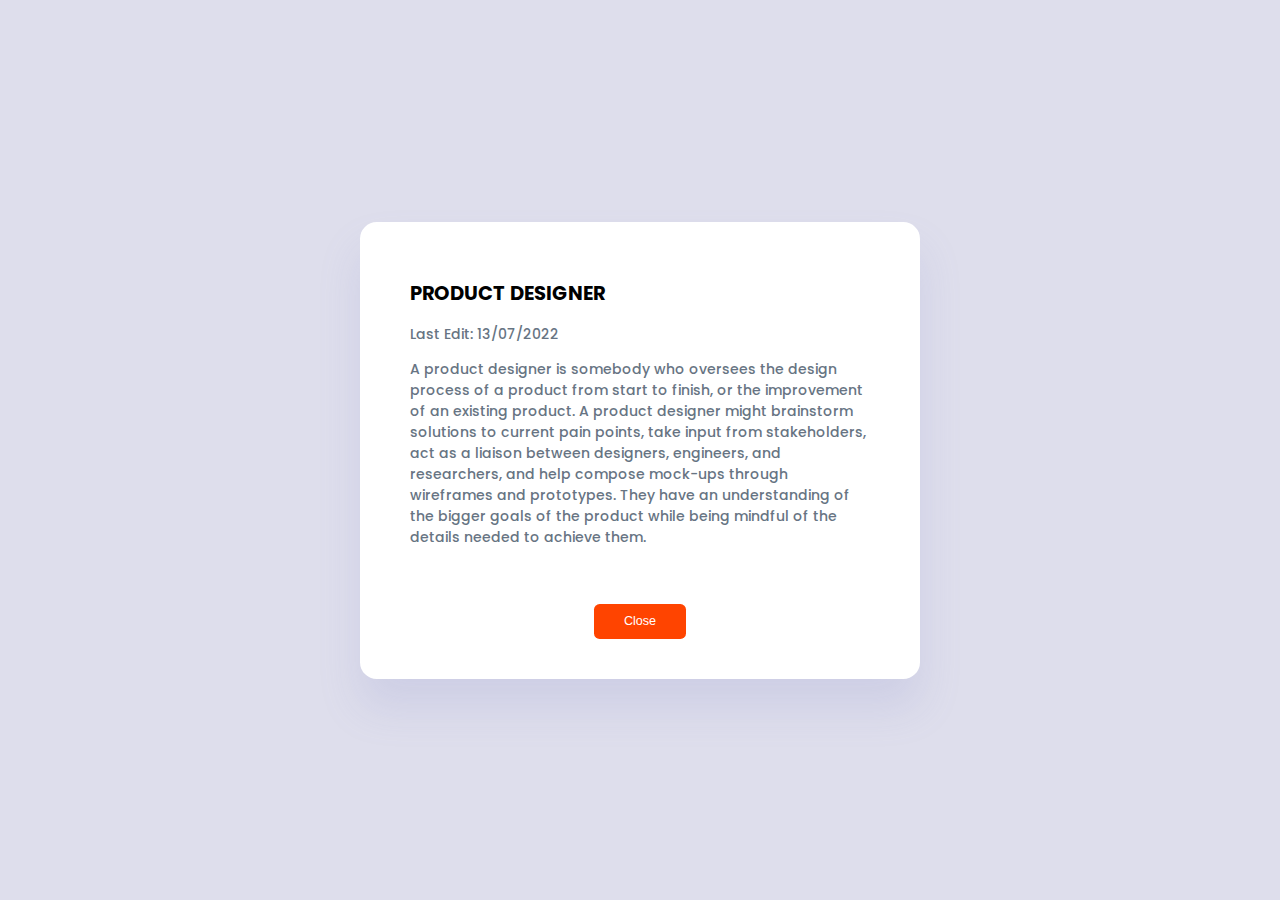
<file: job-detail-html/job-detail-1.html>
<!DOCTYPE html>
<html lang="en">
<head>
    <meta charset="UTF-8">
    <meta http-equiv="X-UA-Compatible" content="IE=edge">
    <meta name="viewport" content="width=device-width, initial-scale=1.0">
    <title>Product Designer</title>

    <!-- CSS Stylesheet -->
    <link rel="stylesheet" href="../job-detail-css/job-detail-1.css">
    
    <!-- Icon -->
    <link rel="icon" href="../images/logo/personnel-logo.png">
</head>
<body>
    
    <div class="terms-box">
        <div class="terms-text">
            <h2>Product Designer</h2>
            <p>Last Edit: 13/07/2022</p>
            <p>A product designer is somebody who oversees the design process of a product from start to finish, or the improvement of an existing product. A product designer might brainstorm solutions to current pain points, take input from stakeholders, act as a liaison between designers, engineers, and researchers, and help compose mock-ups through wireframes and prototypes. They have an understanding of the bigger goals of the product while being mindful of the details needed to achieve them.</p>
                
        </div>
        <div class="button">
            <a href="../jobs.html">
                <button class="btn close-btn">Close</button>
            </a>
        </div>
    </div>

</body>
</html>
</file>
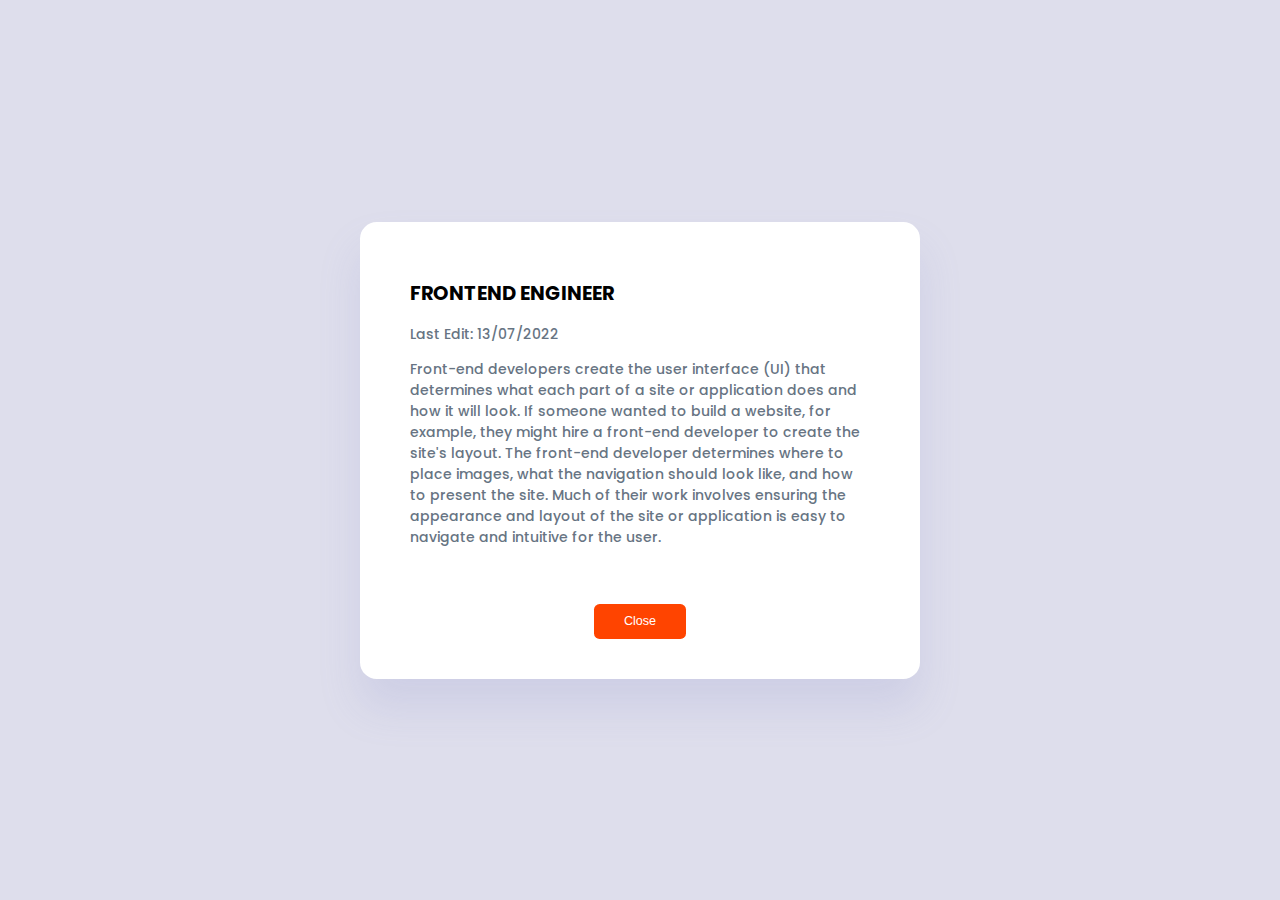
<file: job-detail-html/job-detail-2.html>
<!DOCTYPE html>
<html lang="en">
<head>
    <meta charset="UTF-8">
    <meta http-equiv="X-UA-Compatible" content="IE=edge">
    <meta name="viewport" content="width=device-width, initial-scale=1.0">
    <title>Frontend Engineer</title>

    <!-- CSS Stylesheet -->
    <link rel="stylesheet" href="../job-detail-css/job-detail-2.css">
    
    <!-- Icon -->
    <link rel="icon" href="../images/logo/personnel-logo.png">
</head>
<body>
    
    <div class="terms-box">
        <div class="terms-text">
            <h2>Frontend Engineer</h2>
            <p>Last Edit: 13/07/2022</p>
            <p>Front-end developers create the user interface (UI) that determines what each part of a site or application does and how it will look.

                If someone wanted to build a website, for example, they might hire a front-end developer to create the site's layout. The front-end developer determines where to place images, what the navigation should look like, and how to present the site. Much of their work involves ensuring the appearance and layout of the site or application is easy to navigate and intuitive for the user.</p>
                
        </div>
        <div class="button">
            <a href="../jobs.html">
                <button class="btn close-btn">Close</button>
            </a>
        </div>
    </div>

</body>
</html>
</file>
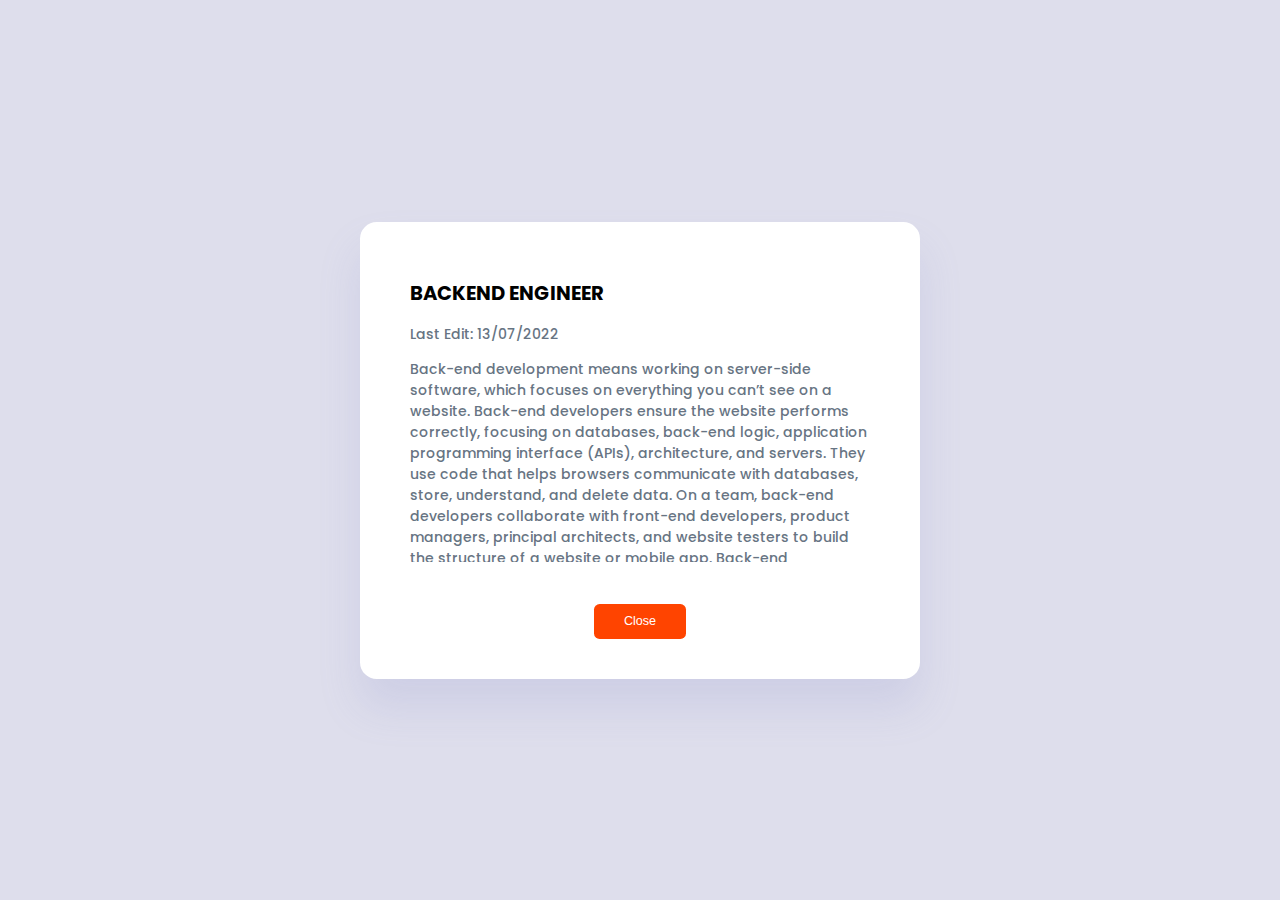
<file: job-detail-html/job-detail-3.html>
<!DOCTYPE html>
<html lang="en">
<head>
    <meta charset="UTF-8">
    <meta http-equiv="X-UA-Compatible" content="IE=edge">
    <meta name="viewport" content="width=device-width, initial-scale=1.0">
    <title>Backend Engineer</title>

    <!-- CSS Stylesheet -->
    <link rel="stylesheet" href="../job-detail-css/job-detail-3.css">
    
    <!-- Icon -->
    <link rel="icon" href="../images/logo/personnel-logo.png">
</head>
<body>
    
    <div class="terms-box">
        <div class="terms-text">
            <h2>Backend Engineer</h2>
            <p>Last Edit: 13/07/2022</p>
            <p>Back-end development means working on server-side software, which focuses on everything you can’t see on a website. Back-end developers ensure the website performs correctly, focusing on databases, back-end logic, application programming interface (APIs), architecture, and servers. They use code that helps browsers communicate with databases, store, understand, and delete data.

                On a team, back-end developers collaborate with front-end developers, product managers, principal architects, and website testers to build the structure of a website or mobile app. Back-end developers must be familiar with many kinds of tools and frameworks, including languages such as Python, Java, and Ruby. They make sure the back-end performs quickly and responsively to front-end user requests.</p>
                
        </div>
        <div class="button">
            <a href="../jobs.html">
                <button class="btn close-btn">Close</button>
            </a>
        </div>
    </div>

</body>
</html>
</file>
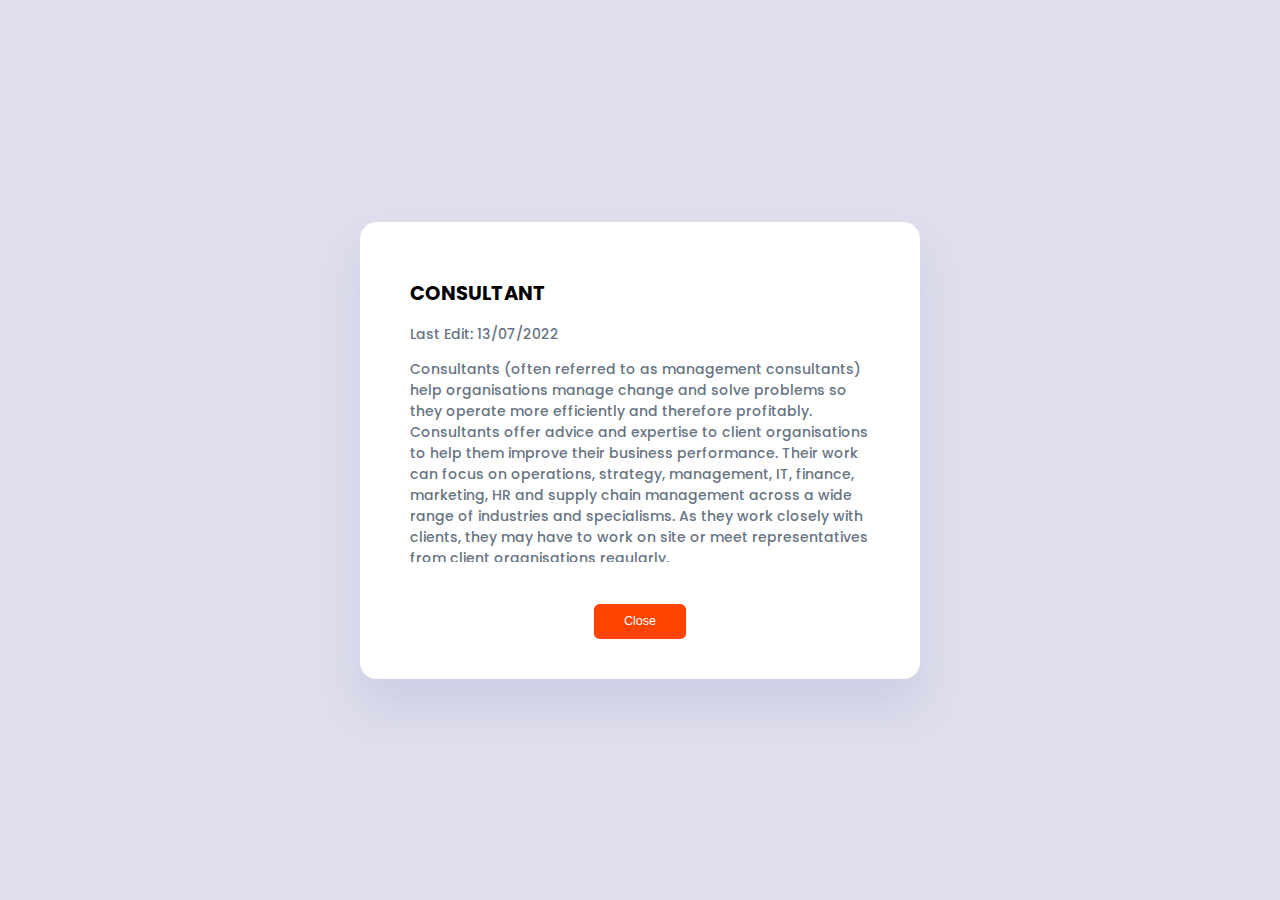
<file: job-detail-html/job-detail-4.html>
<!DOCTYPE html>
<html lang="en">
<head>
    <meta charset="UTF-8">
    <meta http-equiv="X-UA-Compatible" content="IE=edge">
    <meta name="viewport" content="width=device-width, initial-scale=1.0">
    <title>Consultant</title>

    <!-- CSS Stylesheet -->
    <link rel="stylesheet" href="../job-detail-css/job-detail-4.css">
    
    <!-- Icon -->
    <link rel="icon" href="../images/logo/personnel-logo.png">
</head>
<body>
    
    <div class="terms-box">
        <div class="terms-text">
            <h2>Consultant</h2>
            <p>Last Edit: 13/07/2022</p>
            <p>Consultants (often referred to as management consultants) help organisations manage change and solve problems so they operate more efficiently and therefore profitably. 

                Consultants offer advice and expertise to client organisations to help them improve their business performance. Their work can focus on operations, strategy, management, IT, finance, marketing, HR and supply chain management across a wide range of industries and specialisms. As they work closely with clients, they may have to work on site or meet representatives from client organisations regularly.</p>
                
        </div>
        <div class="button">
            <a href="../jobs.html">
                <button class="btn close-btn">Close</button>
            </a>
        </div>
    </div>

</body>
</html>
</file>
<file: css-files/style.css>
@import url('https://fonts.googleapis.com/css2?family=Poppins:wght@300;400;500;600;700;800&display=swap');

/* Variables */
:root {
    /* Colors */
    --color-primary: #ff4400;
    --color-danger: #ff7782;
    --color-success: #41f1b6;
    --color-warning: #ffbb55;
    --color-white: #fff;
    --color-info-dark: #7d8da1;
    --color-info-light: #dce1eb;
    --color-dark: #363949;
    --color-light: rgba(132, 139, 200, 0.18);
    --color-primary-variant: #872400;
    --color-dark-variant : #677483;
    --color-background: #f6f6f9;

    /* Border Radius*/
    --card-border-radius: 2rem;
    --border-radius-1: 0.4rem;
    --border-radius-2: 0.8rem;
    --border-radius-3: 1.2rem;

    /* Padding */
    --card-padding: 1.8rem;
    --padding-1: 1.2rem;

    /* Shadow */
    --box-shadow: 0 2rem 3rem var(--color-light);
}

* {
    margin: 0;
    padding: 0;
    outline: 0;
    appearance: none;
    border: 0;
    text-decoration: none;
    list-style: none;
    box-sizing: border-box;
}

html {
    font-size: 14px;
}

body {
    width: 100vw;
    height: 100vh;
    font-family: poppins, sans-serif;
    font-size: 0.88rem;
    background: var(--color-background);
    user-select: none;
    overflow-x: hidden;
    color: var(--color-dark);
}

.container {
    display: grid;
    width: 96%;
    margin: 0 auto;
    gap: 1.8rem;
    grid-template-columns: 14rem auto 23rem;
}

a {
    color: var(--color-dark);
}

img {
    display: block;
    width: 100%;
}

h1 {
    font-weight: 800;
    font-size: 1.8rem;
}

h2 {
    font-size: 1.4rem;
}

h3 {
    font-size: 0.87rem;
}

h4 {
    font-size: 0.8rem;
}

h5 {
    font-size: 0.77rem;
}

small {
    font-size: 0.75rem;
}

.profile-photo {
    width: 2.8rem;
    height: 2.8rem;
    border-radius: 50%;
    overflow: hidden;
}

.text-muted{
    color: var(--color-info-dark);
}

p {
    color: var(--color-dark-variant);
}

b {
    color: var(--color-dark);
}

.primary {
    color: var(--color-primary);
}

.danger {
    color: var(--color-danger);
}

.success {
    color: var(--color-success);
}

.warning {
    color: var(--color-warning);
}

/* ---------- Middle Part Starts Here ---------- */
main {
    margin-top: 1.4rem;
}

main .date {
    display: inline-block;
    background: var(--color-light);
    border-radius: var(--border-radius-1);
    margin-top: 1rem;
    padding: 0.5rem 1.6rem;
}

main .date input[type="date"] {
    background: transparent;
    color: var(--color-dark);
}

main .insights {
    display: grid;
    grid-template-columns: repeat(3, 1fr);
    gap: 1.6rem;
}

main .insights > div {
    background: var(--color-white);
    padding: var(--card-padding);
    border-radius: var(--card-border-radius);
    margin-top: 1rem;
    box-shadow: var(--box-shadow);
    transition: all 300ms ease;
}

main .insights > div:hover {
    box-shadow: none;
}

main .insights > div span {
    background: var(--color-primary);
    padding: 0.5rem;
    border-radius: 50%;
    color: var(--color-white);
    font-size: 2rem;
}

main .insights > div.total-employees span {
    background: var(--color-danger);
}

main .insights > div.new-employees span {
    background: var(--color-success);
}

main .insights > div .middle {
    display: flex;
    align-items: center;
    justify-content: space-between;
}

main .insights h3 {
    margin: 1rem 0 0.6rem;
    font-size: 1rem;
}

main .insights .progress {
    position: relative;
    width: 92px;
    height: 92px;
    border-radius: 50%;
}

main .insights svg {
    width: 7rem;
    height: 7rem;
}

main .insights svg circle {
    fill: none;
    stroke: var(--color-primary);
    stroke-width: 14;
    stroke-linecap: round;
    transform: translate(5px, 5px);
}

main .insights .available-positions svg circle  {
    stroke-dashoffset: -60;
    stroke-dasharray: 90;
}

main .insights .total-employees svg circle  {
    stroke-dashoffset: 30;
    stroke-dasharray: 90;
}

main .insights .new-employees svg circle  {
    stroke-dashoffset: -80;
    stroke-dasharray: 90;
}

main .insights .progress .number {
    position: absolute;
    top: 0;
    left: 0;
    height: 100%;
    width: 100%;
    display: flex;
    justify-content: center;
    align-items: center;
}

main .insights small {
    margin-top: 1.6rem;
    display: block;
}

main .activity-feed {
    margin-top: 2rem;
}

main .activity-feed h2 {
    margin-bottom: 0.8rem;
}

main .activity-feed table {
    background: var(--color-white);
    width: 100%;
    border-radius: var(--card-border-radius);
    padding: var(--card-padding);
    text-align: center;
    box-shadow: var(--box-shadow);
    transition: all 300ms ease;
}

main .activity-feed table:hover {
    box-shadow: none;
}

main table tbody td {
    height: 2.8rem;
    border-bottom: 1px solid var(--color-light);
    color: var(--color-dark-variant);
}

main table tbody tr:last-child td {
    border: none;
}

/* ---------- Middle Part Ends Here ---------- */

/* ---------- Right Side Starts Here ---------- */
.right {
    margin-top: 1.4rem;
}

.right .top {
    display: flex;
    justify-content: end;
    gap: 2rem;
}

.right .top button {
    display: none;
}

.right .top .profile {
    display: flex;
    gap: 2rem;
    text-align: right;
}

/* ---------- Announcements Starts Here ---------- */
.right .announcements {
    margin-top: 1rem;
}

.right .announcements h2 {
    margin-bottom: 0.8rem;
}

.right .announcements .announces {
    background: var(--color-white);
    padding: var(--card-padding);
    border-radius: var(--card-border-radius);
    box-shadow: var(--box-shadow);
    transition: all 300ms ease;
}

.right .announcements .announces:hover {
    box-shadow: none;
}

.right .announcements .announces .announce {
    display: grid;
    grid-template-columns: 2.6rem auto;
    gap: 1rem;
    margin-bottom: 1rem;
}
/* ---------- Announcements Ends Here ---------- */

/* ---------- Meetings List Starts Here ---------- */
.right .meetings-list {
    margin-top: 2rem;
}

.right .meetings-list h2 {
    margin-bottom: 0.8rem;
}

.right .meetings-list .item {
    background: var(--color-white);
    display: flex;
    align-items: center;
    gap: 1rem;
    margin-bottom: 0.7rem;
    padding: 1.4rem var(--card-padding);
    border-radius: var(--border-radius-3);
    box-shadow: var(--box-shadow);
    transition: all 300ms ease;
}

.right .meetings-list .item:hover {
    box-shadow: none;
}

.right .meetings-list .item .right {
    display: flex;
    justify-content: space-between;
    align-items: flex-start;
    margin: 0;
    width: 100%;
}

.right .meetings-list .item .icon {
    padding: 0.6rem;
    color: var(--color-white);
    border-radius: 50%;
    background: var(--color-danger);
    display: flex;
}

.right .meetings-list .view-meeting {
    background-color: transparent;
    border: 2px dashed var(--color-primary);
    color: var(--color-primary);
    display: flex;
    align-items: center;
    justify-content: center;
}

.right .meetings-list .view-meeting div {
    display: flex;
    align-items: center;
    gap: 0.6rem;
}

.right .meetings-list .view-meeting div a {
    font-weight: 600;
    color: var(--color-primary);
}

/* ---------- Media Queries Tablet ---------- */
@media screen and (max-width: 1200px) {
    .container {
        width: 94%;
        grid-template-columns: 7rem auto 23rem;
    }

    main .insights {
        grid-template-columns: 1fr;
        gap: 0;
    }

    main .activity-feed {
        width: 94%;
        position: absolute;
        left: 50%;
        transform: translateX(-50%);
        margin: 2rem 0 0 8.8rem;
    }

    main .activity-feed table {
        width: 83vw;
    }
}

/* ---------- Media Queries Mobile Phone ---------- */
@media screen and (max-width:768px) {
    .container {
        width: 100%;
        grid-template-columns: 1fr;
    }

    main{
        margin-top: 8rem;
        padding: 0 1rem;
    }

    main .activity-feed {
        position: relative;
        margin: 3rem 0 0 0;
        width: 100%;
    }

    main .activity-feed table {
        width: 100%;
        margin: 0;
    }

    .right {
        width: 94%;
        margin: 0 auto 4rem;
    }

    .right .top {
        position: fixed;
        top: 0;
        left: 0;
        align-items: center;
        padding: 0 0.8rem;
        height: 4.6rem;
        background: var(--color-white);
        width: 100%;
        margin: 0;
        z-index: 2;
        box-shadow: 0 1rem 1rem var(--color-light);
    }

    .right .profile .info {
        display: none;
    }

    .right .top button {
        display: inline-block;
        background: transparent;
        cursor: pointer;
        color: var(--color-dark);
        position: absolute;
        left: 1rem;
    }

    .right .top button span {
        font-size: 2rem;
    }
}
</file>
<file: css-files/side-bar.css>
@import url('https://fonts.googleapis.com/css2?family=Poppins:wght@300;400;500;600;700;800&display=swap');

/* Variables */
:root {
    /* Colors */
    --color-primary: #ff4400;
    --color-danger: #ff7782;
    --color-success: #41f1b6;
    --color-warning: #ffbb55;
    --color-white: #fff;
    --color-info-dark: #7d8da1;
    --color-info-light: #dce1eb;
    --color-dark: #363949;
    --color-light: rgba(132, 139, 200, 0.18);
    --color-primary-variant: #872400;
    --color-dark-variant : #677483;
    --color-background: #f6f6f9;

    /* Border Radius*/
    --card-border-radius: 2rem;
    --border-radius-1: 0.4rem;
    --border-radius-2: 0.8rem;
    --border-radius-3: 1.2rem;

    /* Padding */
    --card-padding: 1.8rem;
    --padding-1: 1.2rem;

    /* Shadow */
    --box-shadow: 0 2rem 3rem var(--color-light);
}

* {
    margin: 0;
    padding: 0;
    outline: 0;
    appearance: none;
    border: 0;
    text-decoration: none;
    list-style: none;
    box-sizing: border-box;
}

html {
    font-size: 14px;
}

body {
    width: 100vw;
    height: 100vh;
    font-family: poppins, sans-serif;
    font-size: 0.88rem;
    background: var(--color-background);
    user-select: none;
    overflow-x: hidden;
    color: var(--color-dark);
}

a {
    color: var(--color-dark);
}

img {
    display: block;
    width: 100%;
}

h1 {
    font-weight: 800;
    font-size: 1.8rem;
}

h1 {
    font-size: 1.4rem;
}

h3 {
    font-size: 0.87rem;
}

h4 {
    font-size: 0.8rem;
}

h5 {
    font-size: 0.77rem;
}

small {
    font-size: 0.75rem;
}

.text-muted{
    color: var(--color-info-dark);
}

p {
    color: var(--color-dark-variant);
}

b {
    color: var(--color-dark);
}

.primary {
    color: var(--color-primary);
}

.danger {
    color: var(--color-danger);
}

.success {
    color: var(--color-success);
}

.warning {
    color: var(--color-warning);
}

/* ---------- Code Starts Here ---------- */
aside {
    height: 100vh;
}

/* ---------- Logo ---------- */
aside .top {
    display: flex;
    align-items: center;
    justify-content: space-between;
    margin-top: 1.4rem;
}

aside .logo {
    display: flex;
    gap: 0.8rem;
}

aside .logo img {
    width: 2rem;
    height: 2rem;
}

aside .close {
    display: none;
}

/* ---------- Side Bar ---------- */
aside .sidebar {
    display: flex;
    flex-direction: column;
    height: 86vh;
    position: relative;
    top: 3rem;
}

aside h3 {
    font-weight: 500;
}

aside .sidebar a {
    display: flex;
    color: var(--color-info-dark);
    margin-left: 2rem;
    gap: 1rem;
    align-items: center;
    position: relative;
    height: 3.7rem;
    transition: all 300ms ease;
}

aside .sidebar a span {
    font-size: 1.6rem;
    transition: all 300ms ease;
}

aside .sidebar a:last-child {
    position: static;
    bottom: 2rem;
    width: 100%;
}

aside .sidebar a.active {
    background: var(--color-light);
    color: var(--color-primary);
    margin-left: 0;
}

aside .sidebar a.active:before {
    content: '';
    width: 4px;
    height: 100%;
    background: var(--color-primary);
}

aside .sidebar a.active span {
    color: var(--color-primary);
    margin-left: calc(1rem - 2px);
}

aside .sidebar a:hover {
    color: var(--color-primary);
}

aside .sidebar a:hover span {
    margin-left: 1rem;
}

/* ---------- Media Queries Tablet ---------- */
@media screen and (max-width: 1200px) {
    aside .logo h2 {
        display: none;
    }

    aside .logo img {
        margin-left: 2rem;
    }

    aside .sidebar h3 {
        display: none;
    }

    aside .sidebar a {
        width: 5.6rem;
    }

    aside .sidebar a:last-child {
        position: relative;
        margin-top: 1.8rem;
    }
}

/* ---------- Media Queries Mobile Phone ---------- */
@media screen and (max-width:768px) {
    .container {
        width: 100%;
    }

    aside {
        position: fixed;
        left: -100%;
        background: var(--color-white);
        width: 18rem;
        z-index: 3;
        box-shadow: 1rem 3rem 4rem var(--color-light);
        height: 100vh;
        padding-right: var(--card-padding);
        display: none;
        animation: showMenu 400ms ease forwards;
    }

    @keyframes showMenu {
        to {
            left: 0;
        }
    }

    aside .logo {
        margin-left: 1rem;
    }

    aside .logo h2 {
        display: inline;
    }

    aside .sidebar h3 {
        display: inline;
    }

    aside .sidebar a {
        width: 100%;
        height: 3.4rem;
    }

    aside .sidebar a:last-child {
        position: absolute;
        bottom: 5rem;
    }

    aside .close {
        display: inline-block;
        cursor: pointer;
    }
}
</file>
<file: css-files/calendar.css>
@import url('https://fonts.googleapis.com/css2?family=Poppins:wght@300;400;500;600;700;800&display=swap');

/* Variables */
:root {
    /* Colors */
    --color-primary: #ff4400;
    --color-danger: #ff7782;
    --color-success: #41f1b6;
    --color-warning: #ffbb55;
    --color-white: #fff;
    --color-info-dark: #7d8da1;
    --color-info-light: #dce1eb;
    --color-dark: #363949;
    --color-light: rgba(132, 139, 200, 0.18);
    --color-primary-variant: #872400;
    --color-dark-variant : #677483;
    --color-background: #f6f6f9;

    /* Border Radius*/
    --card-border-radius: 2rem;
    --border-radius-1: 0.4rem;
    --border-radius-2: 0.8rem;
    --border-radius-3: 1.2rem;

    /* Padding */
    --card-padding: 1.8rem;
    --padding-1: 1.2rem;

    /* Shadow */
    --box-shadow: 0 2rem 3rem var(--color-light);
}

* {
    margin: 0;
    padding: 0;
    outline: 0;
    appearance: none;
    border: 0;
    text-decoration: none;
    list-style: none;
    box-sizing: border-box;
}

html {
    font-size: 14px;
}

body {
    width: 100vw;
    height: 100vh;
    font-family: poppins, sans-serif;
    font-size: 0.88rem;
    background: var(--color-background);
    user-select: none;
    overflow-x: hidden;
    color: var(--color-dark);
}

.container {
    display: grid;
    width: 96%;
    margin: 0 auto;
    gap: 1.8rem;
    grid-template-columns: 14rem auto 1rem;
}

a {
    color: var(--color-dark);
}

img {
    display: block;
    width: 100%;
}

h1 {
    font-weight: 800;
    font-size: 1.8rem;
}

h2 {
    font-size: 1.4rem;
}

h3 {
    font-size: 0.87rem;
}

h4 {
    font-size: 0.8rem;
}

h5 {
    font-size: 0.77rem;
}

small {
    font-size: 0.75rem;
}

.profile-photo {
    width: 2.8rem;
    height: 2.8rem;
    border-radius: 50%;
    overflow: hidden;
}

.text-muted{
    color: var(--color-info-dark);
}

p {
    color: var(--color-dark-variant);
}

b {
    color: var(--color-dark);
}

.primary {
    color: var(--color-primary);
}

.danger {
    color: var(--color-danger);
}

.success {
    color: var(--color-success);
}

.warning {
    color: var(--color-warning);
}

/* ---------- Middle Part Starts Here ---------- */
main {
    margin-top: 1.4rem;
    align-items: center;
}

/* ---------- Calendar Starts Here ---------- */
.calendar-container {
    place-content: center;
}

.calendar {
    margin-top: 2.5rem;
    /* margin-left: 1.5rem; */
    height: max-content;
    max-width: 100%;
    background-color: var(--color-white);
    border-radius: var(--border-radius-3);
    padding: var(--card-padding);
    position: relative;
    overflow: hidden;
    box-shadow: var(--box-shadow);
    transition: all 300ms ease;
}

.calendar:hover {
    box-shadow: none;
}

.calendar-header {
    display: flex;
    justify-content: space-between;
    align-items: center;
    font-size: 1.4rem;
    font-weight: 600;
    padding: 1rem;
}

.calendar-body {
    padding: 10px;
}

.calendar-week-day {
    display: grid;
    grid-template-columns: repeat(7, 1fr);
    font-weight: 600;
    height: 50px;
}

.calendar-week-day div {
    display: grid;
    place-items: center;
    color: var(--color-dark-variant);
}

.calendar-days {
    display: grid;
    grid-template-columns: repeat(7, 1fr);
    gap: 2px;
}

.calendar-days div {
    width: 50px;
    height: 50px;
    margin-left: 4rem;
    display: flex;
    align-items: center;
    justify-content: center;
    padding: 20px;
    position: relative;
    cursor: pointer;
    animation: to-top 1000ms forwards;
}

.month-picker {
    padding: 5px 10px;
    border-radius: 10px;
    cursor: pointer;
    transition: all 300ms ease;
}

.month-picker:hover {
    background: var(--color-info-light);
}

.year-picker {
    display: flex;
    align-items: center;
}

.year-change {
    height: 40px;
    width: 40px;
    border-radius: 50%;
    display: grid;
    place-items: center;
    margin: 0 10px;
    cursor: pointer;
    transition: all 300ms ease;
}

.year-change:hover {
    background: var(--color-info-light);
}

.calendar-days div span {
    position: absolute;
}

.calendar-days div:hover span {
    transition: width 0.2s ease-in-out, height 0.2s ease-in-out;
}

.calendar-days div span:nth-child(1),
.calendar-days div span:nth-child(3) {
    width: 2px;
    height: 0;
    background-color: var(--color-dark);
}

.calendar-days div:hover span:nth-child(1),
.calendar-days div:hover span:nth-child(3) {
    height: 100%;
}

.calendar-days div span:nth-child(1) {
    bottom: 0;
    left: 0;
}

.calendar-days div span:nth-child(3) {
    top: 0;
    right: 0;
}

.calendar-days div span:nth-child(2),
.calendar-days div span:nth-child(4) {
    width: 0;
    height: 2px;
    background-color: var(--color-dark);
}

.calendar-days div:hover span:nth-child(2),
.calendar-days div:hover span:nth-child(4) {
    width: 100%;
}

.calendar-days div span:nth-child(2) {
    top: 0;
    left: 0;
}

.calendar-days div span:nth-child(4) {
    bottom: 0;
    right: 0;
}

.calendar-days div:hover span:nth-child(2) {
    transition-delay: 100ms;
}

.calendar-days div:hover span:nth-child(3) {
    transition-delay: 300ms;
}

.calendar-days div:hover span:nth-child(4) {
    transition-delay: 500ms;
}

.calendar-days div.curr-date {
    background: var(--color-primary);
    color: var(--color-white);
    border-radius: 50%;
}

.calendar-days div.curr-date span {
    display: none;
}

.month-list {
    position: absolute;
    width: 100%;
    height: 100%;
    top: 0;
    left: 0;
    background: var(--color-white);
    padding: 20px;
    display: grid;
    grid-template-columns: repeat(3, auto);
    gap: 5px;
    transform: scale(1.5);
    visibility: hidden;
    pointer-events: none;
}

.month-list.show {
    transform: scale(1);
    visibility: visible;
    pointer-events: visible;
    transition: all 300ms ease-in-out;
}

.month-list > div {
    display: grid;
    place-items: center;
}

.month-list > div > div {
    width: 100%;
    padding: 5px 20px;
    border-radius: var(--border-radius-2);
    text-align: center;
    cursor: pointer;
}

.month-list > div > div:hover {
    background: var(--color-info-light);
}

@keyframes to-top {
    0% {
        transform: translateY(100%);
        opacity: 0;
    }
    100% {
        transform: translateY(0%);
        opacity: 100;
    }
}
/* ---------- Calendar Starts Here ---------- */

/* ---------- Right Side Starts Here ---------- */
.right {
    margin-top: 1.4rem;
}

.right .top {
    display: flex;
    justify-content: end;
    gap: 2rem;
}

.right .top button {
    display: none;
}

.right .top .profile {
    display: flex;
    gap: 2rem;
    text-align: right;
}

/* ---------- Media Queries Tablet ---------- */
@media screen and (max-width: 1200px) {
    .container {
        width: 94%;
        grid-template-columns: 7rem auto 23rem;
    }

    .calendar-days div {
        margin-left: 1rem;
    }
}

/* ---------- Media Queries Mobile Phone ---------- */
@media screen and (max-width:768px) {
    .container {
        width: 100%;
        grid-template-columns: 1fr;
    }

    main{
        margin-top: 8rem;
        padding: 0 1rem;
    }

    .right {
        width: 94%;
        margin: 0 auto 4rem;
    }

    .right .top {
        position: fixed;
        top: 0;
        left: 0;
        align-items: center;
        padding: 0 0.8rem;
        height: 4.6rem;
        background: var(--color-white);
        width: 100%;
        margin: 0;
        z-index: 2;
        box-shadow: 0 1rem 1rem var(--color-light);
    }

    .right .profile .info {
        display: none;
    }

    .right .top button {
        display: inline-block;
        background: transparent;
        cursor: pointer;
        color: var(--color-dark);
        position: absolute;
        left: 1rem;
    }

    .right .top button span {
        font-size: 2rem;
    }
}
</file>
<file: css-files/employees.css>
@import url('https://fonts.googleapis.com/css2?family=Poppins:wght@300;400;500;600;700;800&display=swap');

/* Variables */
:root {
    /* Colors */
    --color-primary: #ff4400;
    --color-danger: #ff7782;
    --color-success: #41f1b6;
    --color-warning: #ffbb55;
    --color-white: #fff;
    --color-info-dark: #7d8da1;
    --color-info-light: #dce1eb;
    --color-dark: #363949;
    --color-light: rgba(132, 139, 200, 0.18);
    --color-primary-variant: #872400;
    --color-dark-variant : #677483;
    --color-background: #f6f6f9;

    /* Border Radius*/
    --card-border-radius: 2rem;
    --border-radius-1: 0.4rem;
    --border-radius-2: 0.8rem;
    --border-radius-3: 1.2rem;

    /* Padding */
    --card-padding: 1.8rem;
    --padding-1: 1.2rem;

    /* Shadow */
    --box-shadow: 0 2rem 3rem var(--color-light);
}

* {
    margin: 0;
    padding: 0;
    outline: 0;
    appearance: none;
    border: 0;
    text-decoration: none;
    list-style: none;
    box-sizing: border-box;
}

html {
    font-size: 14px;
}

body {
    width: 100vw;
    height: 100vh;
    font-family: poppins, sans-serif;
    font-size: 0.88rem;
    background: var(--color-background);
    user-select: none;
    overflow-x: hidden;
    color: var(--color-dark);
}

.container {
    display: grid;
    width: 96%;
    margin: 0 auto;
    gap: 1.8rem;
    grid-template-columns: 14rem auto 1rem;
}

a {
    color: var(--color-dark);
}

img {
    display: block;
    width: 100%;
}

h1 {
    font-weight: 800;
    font-size: 1.8rem;
}

h2 {
    font-size: 1.4rem;
}

h3 {
    font-size: 0.87rem;
}

h4 {
    font-size: 0.8rem;
}

h5 {
    font-size: 0.77rem;
}

small {
    font-size: 0.75rem;
}

.profile-photo {
    width: 2.8rem;
    height: 2.8rem;
    border-radius: 50%;
    overflow: hidden;
}

.text-muted{
    color: var(--color-info-dark);
}

p {
    color: var(--color-dark-variant);
}

b {
    color: var(--color-dark);
}

.primary {
    color: var(--color-primary);
}

.danger {
    color: var(--color-danger);
}

.success {
    color: var(--color-success);
}

.warning {
    color: var(--color-warning);
}

/* ---------- Middle Part Starts Here ---------- */
main {
    margin-top: 1.4rem;
}

.container form .user-details{
    display: flex;
    flex-wrap: wrap;
    justify-content: space-between;
    margin: 20px 0 12px 0;
}

form .user-details .input-box {
    margin-bottom: 15px;
    width: calc(100% / 2 - 20px);
}

.user-details .input-box .details {
    display: block;
    font-weight: 500;
    margin-bottom: 5px;
}

.user-details .input-box input {
    height: 45px;
    width: 100%;
    outline: none;
    border-radius: 5px;
    border: 1px solid grey;
    padding-left: 15px;
    font-size: .9rem;
    transition: all 0.3s ease;
}

.user-details .input-box input:focus, .user-details .input-box input:valid {
    border-color: var(--color-primary);
}

form input[type="date"]::-webkit-calendar-picker-indicator {
    margin-right: 1rem;
}

form .button {
    height: 45px;
    margin-top: 10px;
}

form .button input {
    height: 70%;
    width: 100%;
    outline: none;
    color: white;
    border: none;
    border-radius: 5px;
    padding: 0 12px 0 12px;
    font-size: 0.9rem;
    font-weight: 500;
    letter-spacing: .5px;
    background: var(--color-primary);
    transition: all 300ms ease;
}

form .button input:hover {
    background: var(--color-primary-variant);
}

main .title-employee {
    margin-top: 1.4rem;
}

main .input-container {
    display: inline-block;
    background: var(--color-light);
    border-radius: var(--border-radius-1);
    margin-top: 1rem;
    padding: 0.5rem 1.6rem;
    width: 40%;
}

main .input-container [type="text"] {
    background: transparent;
    color: var(--color-dark);
}

main .employee-list table {
    margin-top: 1.6rem;
    margin-bottom: 1.6rem;
    background: var(--color-white);
    width: 100%;
    border-radius: var(--card-border-radius);
    padding: var(--card-padding);
    text-align: center;
    box-shadow: var(--box-shadow);
    transition: all 300ms ease;
}

main .employee-list table:hover {
    box-shadow: none;
}

main table tbody td {
    height: 2.8rem;
    border-bottom: 1px solid var(--color-light);
    color: var(--color-dark-variant);
}

main table tbody tr:last-child td {
    border: none;
}

main .employee-list a {
    text-align: center;
    display: block;
    margin: 1rem auto;
    color: var(--color-primary);
}
/* ---------- Middle Part Ends Here ---------- */
.table-sortable th {
    cursor: pointer;
    transition: all 300ms ease;
}

.table-sortable th:hover {
    color: var(--color-primary);
}

.data-title {
    margin-top: 1.4rem;
}



/* ---------- Right Side Starts Here ---------- */
.right {
    margin-top: 1.4rem;
}

.right .top {
    display: flex;
    justify-content: end;
    gap: 2rem;
}

.right .top button {
    display: none;
}

.right .top .profile {
    display: flex;
    gap: 2rem;
    text-align: right;
}

/* ---------- Media Queries Tablet ---------- */
@media screen and (max-width: 1200px) {
    .container {
        width: 94%;
        grid-template-columns: 7rem auto 23rem;
    }

    main .insights {
        grid-template-columns: 1fr;
        gap: 0;
    }

    main .employee-list {
        width: 94%;
        position: absolute;
        left: 50%;
        transform: translateX(-50%);
        margin: 2rem 0 0 8.8rem;
    }

    main .employee-list table {
        width: 83vw;
    }
}

/* ---------- Media Queries Mobile Phone ---------- */
@media screen and (max-width:768px) {
    .container {
        width: 100%;
        grid-template-columns: 1fr;
    }

    main{
        margin-top: 8rem;
        padding: 0 1rem;
    }

    form .user-details .input-box {
        margin-bottom: 15px;
        width: 100%;
    }

    .container form .user-details {
        max-height: 80%;
        overflow-y: scroll;
    }
    
    .user-details::-webkit-scrollbar {
        width: 0;
    }

    main .employee-list {
        position: relative;
        margin: 3rem 0 0 0;
        width: 100%;
    }

    main .employee-list table {
        width: 100%;
        margin: 0;
    }

    .right {
        width: 94%;
        margin: 0 auto 4rem;
    }

    .right .top {
        position: fixed;
        top: 0;
        left: 0;
        align-items: center;
        padding: 0 0.8rem;
        height: 4.6rem;
        background: var(--color-white);
        width: 100%;
        margin: 0;
        z-index: 2;
        box-shadow: 0 1rem 1rem var(--color-light);
    }

    .right .profile .info {
        display: none;
    }

    .right .top button {
        display: inline-block;
        background: transparent;
        cursor: pointer;
        color: var(--color-dark);
        position: absolute;
        left: 1rem;
    }

    .right .top button span {
        font-size: 2rem;
    }
}

/* Errors for JavaScript */
.error{
    color: red;
    margin-top: 0.2rem;
    margin-left: 0.5rem;
}

.error-border{
    border-bottom: 1px solid red;
}

#success{
    color: green;
}
</file>
<file: css-files/jobs.css>
@import url('https://fonts.googleapis.com/css2?family=Poppins:wght@300;400;500;600;700;800&display=swap');

/* Variables */
:root {
    /* Colors */
    --color-primary: #ff4400;
    --color-danger: #ff7782;
    --color-success: #41f1b6;
    --color-warning: #ffbb55;
    --color-white: #fff;
    --color-info-dark: #7d8da1;
    --color-info-light: #dce1eb;
    --color-dark: #363949;
    --color-light: rgba(132, 139, 200, 0.18);
    --color-primary-variant: #872400;
    --color-dark-variant : #677483;
    --color-background: #f6f6f9;

    /* Border Radius*/
    --card-border-radius: 2rem;
    --border-radius-1: 0.4rem;
    --border-radius-2: 0.8rem;
    --border-radius-3: 1.2rem;

    /* Padding */
    --card-padding: 1.8rem;
    --padding-1: 1.2rem;

    /* Shadow */
    --box-shadow: 0 2rem 3rem var(--color-light);
}

* {
    margin: 0;
    padding: 0;
    outline: 0;
    appearance: none;
    border: 0;
    text-decoration: none;
    list-style: none;
    box-sizing: border-box;
}

html {
    font-size: 14px;
}

body {
    width: 100vw;
    height: 100vh;
    font-family: poppins, sans-serif;
    font-size: 0.88rem;
    background: var(--color-background);
    user-select: none;
    overflow-x: hidden;
    color: var(--color-dark);
}

.container {
    display: grid;
    width: 96%;
    margin: 0 auto;
    gap: 1.8rem;
    grid-template-columns: 14rem auto 23rem;
}

a {
    color: var(--color-dark);
}

img {
    display: block;
    width: 100%;
}

h1 {
    font-weight: 800;
    font-size: 1.8rem;
}

h2 {
    font-size: 1.4rem;
}

h3 {
    font-size: 0.87rem;
}

h4 {
    font-size: 0.8rem;
}

h5 {
    font-size: 0.77rem;
}

small {
    font-size: 0.75rem;
}

.profile-photo {
    width: 2.8rem;
    height: 2.8rem;
    border-radius: 50%;
    overflow: hidden;
}

.text-muted{
    color: var(--color-info-dark);
}

p {
    color: var(--color-dark-variant);
}

b {
    color: var(--color-dark);
}

.primary {
    color: var(--color-primary);
}

.danger {
    color: var(--color-danger);
}

.success {
    color: var(--color-success);
}

.warning {
    color: var(--color-warning);
}

/* ---------- Middle Part Starts Here ---------- */
main {
    margin-top: 1.4rem;
}

main .insights {
    display: grid;
    grid-template-columns: repeat(3, 1fr);
    gap: 1.6rem;
}

main .insights > div {
    background: var(--color-white);
    padding: var(--card-padding);
    border-radius: var(--card-border-radius);
    margin-top: 1rem;
    box-shadow: var(--box-shadow);
    transition: all 300ms ease;
}

main .insights > div:hover {
    box-shadow: none;
}

main .insights > div span {
    background: var(--color-primary);
    padding: 0.5rem;
    border-radius: 50%;
    color: var(--color-white);
    font-size: 2rem;
}

main .insights > div.total-employees span {
    background: var(--color-danger);
}

main .insights > div.new-employees span {
    background: var(--color-success);
}

main .insights > div .middle {
    display: flex;
    align-items: center;
    justify-content: space-between;
}

main .insights h3 {
    margin: 1rem 0 0.6rem;
    font-size: 1rem;
}

main .insights .progress {
    position: relative;
    width: 92px;
    height: 92px;
    border-radius: 50%;
}

main .insights svg {
    width: 7rem;
    height: 7rem;
}

main .insights svg circle {
    fill: none;
    stroke: var(--color-primary);
    stroke-width: 14;
    stroke-linecap: round;
    transform: translate(5px, 5px);
}

main .insights .available-positions svg circle  {
    stroke-dashoffset: -60;
    stroke-dasharray: 90;
}

main .insights .total-employees svg circle  {
    stroke-dashoffset: 30;
    stroke-dasharray: 90;
}

main .insights .new-employees svg circle  {
    stroke-dashoffset: -80;
    stroke-dasharray: 90;
}

main .insights .progress .number {
    position: absolute;
    top: 0;
    left: 0;
    height: 100%;
    width: 100%;
    display: flex;
    justify-content: center;
    align-items: center;
}

main .insights small {
    margin-top: 1.6rem;
    display: block;
}

/* ---------- Middle Part Ends Here ---------- */

/* ---------- Right Side Starts Here ---------- */
.right {
    margin-top: 1.4rem;
}

.right .top {
    display: flex;
    justify-content: end;
    gap: 2rem;
}

.right .top button {
    display: none;
}

.right .top .profile {
    display: flex;
    gap: 2rem;
    text-align: right;
}


/* ---------- Media Queries Tablet ---------- */
@media screen and (max-width: 1200px) {
    .container {
        width: 94%;
        grid-template-columns: 7rem auto 23rem;
    }

    main .insights {
        grid-template-columns: 1fr;
        gap: 0;
    }

    main .activity-feed {
        width: 94%;
        position: absolute;
        left: 50%;
        transform: translateX(-50%);
        margin: 2rem 0 0 8.8rem;
    }

    main .activity-feed table {
        width: 83vw;
    }
}

/* ---------- Media Queries Mobile Phone ---------- */
@media screen and (max-width:768px) {
    .container {
        width: 100%;
        grid-template-columns: 1fr;
    }

    main{
        margin-top: 8rem;
        padding: 0 1rem;
    }

    main .activity-feed {
        position: relative;
        margin: 3rem 0 0 0;
        width: 100%;
    }

    main .activity-feed table {
        width: 100%;
        margin: 0;
    }

    .right {
        width: 94%;
        margin: 0 auto 4rem;
    }

    .right .top {
        position: fixed;
        top: 0;
        left: 0;
        align-items: center;
        padding: 0 0.8rem;
        height: 4.6rem;
        background: var(--color-white);
        width: 100%;
        margin: 0;
        z-index: 2;
        box-shadow: 0 1rem 1rem var(--color-light);
    }

    .right .profile .info {
        display: none;
    }

    .right .top button {
        display: inline-block;
        background: transparent;
        cursor: pointer;
        color: var(--color-dark);
        position: absolute;
        left: 1rem;
    }

    .right .top button span {
        font-size: 2rem;
    }
}
</file>
<file: css-files/login.css>
@import url('https://fonts.googleapis.com/css2?family=Poppins:wght@300;400;500;600;700;800&display=swap');

/* Variables */
:root {
    /* Colors */
    --color-primary: #ff4400;
    --color-danger: #ff7782;
    --color-success: #41f1b6;
    --color-warning: #ffbb55;
    --color-white: #fff;
    --color-info-dark: #7d8da1;
    --color-info-light: #dce1eb;
    --color-dark: #363949;
    --color-light: rgba(132, 139, 200, 0.18);
    --color-primary-variant: #872400;
    --color-dark-variant : #677483;
    --color-background: #dedeec;

    /* Border Radius*/
    --card-border-radius: 2rem;
    --border-radius-1: 0.4rem;
    --border-radius-2: 0.8rem;
    --border-radius-3: 1.2rem;

    /* Padding */
    --card-padding: 1.8rem;
    --padding-1: 1.2rem;

    /* Shadow */
    --box-shadow: 0 2rem 3rem var(--color-light);
}

* {
    margin: 0;
    padding: 0;
    outline: 0;
    appearance: none;
    border: 0;
    text-decoration: none;
    list-style: none;
    box-sizing: border-box;
}

html {
    font-size: 14px;
}

body {
    width: 100vw;
    height: 100vh;
    font-family: poppins, sans-serif;
    font-size: 0.88rem;
    background: var(--color-background);
    user-select: none;
    overflow-x: hidden;
    color: var(--color-dark);
}

a {
    color: var(--color-dark);
}

img {
    display: block;
    width: 100%;
}

h1 {
    font-weight: 800;
    font-size: 1.8rem;
}

h2 {
    font-size: 1.4rem;
}

h3 {
    font-size: 0.87rem;
}

h4 {
    font-size: 0.8rem;
}

h5 {
    font-size: 0.77rem;
}

small {
    font-size: 0.75rem;
}

/* ---------- Code Starts Here ---------- */
* {
    font-family: "Open Sans", sans-serif;
    margin: 0;
    padding: 0;
    box-sizing: border-box;
}

body {
    display: flex;
    height: 100vh;
    justify-content: center;
    align-items: center;
    padding: 10px;
    background: var(--color-background);
}

.container {
    max-width: 700px;
    width: 100%;
    background: var(--color-white);
    padding: 25px 30px;
    border-radius: var(--border-radius-2);
    box-shadow: var(--box-shadow);
}

.container .title {
    font-weight: 700;
    position: relative;
    padding-bottom: 0.5rem ;
}

.container .title::before {
    content: '';
    position: absolute;
    left: 0;
    bottom: 0;
    height: 4px;
    width: 30px;
    background: var(--color-primary) ;
}

.container form .user-details{
    display: flex;
    flex-wrap: wrap;
    justify-content: space-between;
    margin: 20px 0 12px 0;
}

form .user-details .input-box {
    margin-bottom: 15px;
    width: calc(100% / 2 - 20px);
}

.user-details .input-box .details {
    display: block;
    font-weight: 500;
    margin-bottom: 5px;
}

.user-details .input-box input {
    height: 45px;
    width: 100%;
    outline: none;
    border-radius: 5px;
    border: 1px solid grey;
    padding-left: 15px;
    font-size: .9rem;
    border-bottom-width: 2px;
    transition: all 0.3s ease;
}

.user-details .input-box input:focus, .user-details .input-box input:valid {
    border-color: var(--color-primary);
}

form input[type="date"]::-webkit-calendar-picker-indicator {
    margin-right: 1rem;
}

form .terms-and-condition .tnc {
    display: flex;
    width: 100%;
    margin: 14px 0;
    justify-content: space-between;
}

.terms-and-condition .tnc .tnc-label {
    display: flex;
    align-items: center;
}

.terms-and-condition .tnc .dot {
    height: 18px;
    width: 18px;
    background: var(--color-dark-variant);
    border-radius: 50%;
    margin-right: 10px;
    border: 5px solid transparent;
    transition: all 0.2s ease;
}

#dot-1:checked ~ .tnc .one {
    border-color: var(--color-primary-variant);
    background: var(--color-primary);
}

form input[type="checkbox"] {
    display: none;
}

.register a {
    font-weight: 700;
    color: var(--color-primary);
}

form .button {
    height: 45px;
    margin-top: 10px;
}

form .button input {
    height: 70%;
    width: 100%;
    outline: none;
    color: white;
    border: none;
    border-radius: 5px;
    padding: 0 12px 0 12px;
    font-size: 0.9rem;
    font-weight: 500;
    letter-spacing: .5px;
    background: var(--color-primary);
    transition: all 300ms ease;
}

form .button input:hover {
    background: var(--color-primary-variant);
}

@media (max-width: 768px) {
    .container {
        max-width: 100%;
    }
    form .user-details .input-box {
        margin-bottom: 15px;
        width: 100%;
    }
    .container form .user-details {
        max-height: 300px;
        overflow-y: scroll;
    }
    .user-details::-webkit-scrollbar {
        width: 0;
    }
}

/* Errors for JavaScript */
.error{
    color: red;
    margin-top: 0.2rem;
    margin-left: 0.5rem;
}

.error-border{
    border-bottom: 1px solid red;
}

#success{
    color: green;
}
</file>
<file: css-files/meetings.css>
@import url('https://fonts.googleapis.com/css2?family=Poppins:wght@300;400;500;600;700;800&display=swap');

/* Variables */
:root {
    /* Colors */
    --color-primary: #ff4400;
    --color-danger: #ff7782;
    --color-success: #41f1b6;
    --color-warning: #ffbb55;
    --color-white: #fff;
    --color-info-dark: #7d8da1;
    --color-info-light: #dce1eb;
    --color-dark: #363949;
    --color-light: rgba(132, 139, 200, 0.18);
    --color-primary-variant: #872400;
    --color-dark-variant : #677483;
    --color-background: #f6f6f9;

    /* Border Radius*/
    --card-border-radius: 2rem;
    --border-radius-1: 0.4rem;
    --border-radius-2: 0.8rem;
    --border-radius-3: 1.2rem;

    /* Padding */
    --card-padding: 1.8rem;
    --padding-1: 1.2rem;

    /* Shadow */
    --box-shadow: 0 2rem 3rem var(--color-light);
}

* {
    margin: 0;
    padding: 0;
    outline: 0;
    appearance: none;
    border: 0;
    text-decoration: none;
    list-style: none;
    box-sizing: border-box;
}

html {
    font-size: 14px;
}

body {
    width: 100vw;
    height: 100vh;
    font-family: poppins, sans-serif;
    font-size: 0.88rem;
    background: var(--color-background);
    user-select: none;
    overflow-x: hidden;
    color: var(--color-dark);
}

.container {
    display: grid;
    width: 96%;
    margin: 0 auto;
    gap: 1.8rem;
    grid-template-columns: 14rem auto 23rem;
}

a {
    color: var(--color-dark);
}

img {
    display: block;
    width: 100%;
}

h1 {
    font-weight: 800;
    font-size: 1.8rem;
}

h2 {
    font-size: 1.4rem;
}

h3 {
    font-size: 0.87rem;
}

h4 {
    font-size: 0.8rem;
}

h5 {
    font-size: 0.77rem;
}

small {
    font-size: 0.75rem;
}

.profile-photo {
    width: 2.8rem;
    height: 2.8rem;
    border-radius: 50%;
    overflow: hidden;
}

.text-muted{
    color: var(--color-info-dark);
}

p {
    color: var(--color-dark-variant);
}

b {
    color: var(--color-dark);
}

.primary {
    color: var(--color-primary);
}

.danger {
    color: var(--color-danger);
}

.success {
    color: var(--color-success);
}

.warning {
    color: var(--color-warning);
}

/* ---------- Middle Part Starts Here ---------- */
main {
    margin-top: 1.4rem;
}

/* ---------- Meetings List Starts Here ---------- */
main .meetings-list {
    margin-top: 2rem;
}

main .meetings-list .item {
    background: var(--color-white);
    display: flex;
    align-items: center;
    gap: 1rem;
    margin-bottom: 0.7rem;
    padding: 1.4rem var(--card-padding);
    border-radius: var(--border-radius-3);
    box-shadow: var(--box-shadow);
    transition: all 300ms ease;
}

main .meetings-list .item:hover {
    box-shadow: none;
}

main .meetings-list .item .right {
    display: flex;
    justify-content: space-between;
    align-items: flex-start;
    margin: 0;
    width: 100%;
}

main .meetings-list .item .icon {
    padding: 0.6rem;
    color: var(--color-white);
    border-radius: 50%;
    background: var(--color-danger);
    display: flex;
}

main .meetings-list .view-meeting {
    background-color: transparent;
    border: 2px dashed var(--color-primary);
    color: var(--color-primary);
    display: flex;
    align-items: center;
    justify-content: center;
}

main .meetings-list .view-meeting div {
    display: flex;
    align-items: center;
    gap: 0.6rem;
}

main .meetings-list .view-meeting div a {
    font-weight: 600;
    color: var(--color-primary);
}
/* ---------- Middle Part Ends Here ---------- */

/* ---------- Right Side Starts Here ---------- */
.right {
    margin-top: 1.4rem;
}

.right .top {
    display: flex;
    justify-content: end;
    gap: 2rem;
}

.right .top button {
    display: none;
}

.right .top .profile {
    display: flex;
    gap: 2rem;
    text-align: right;
}


/* ---------- Meetings List Starts Here ---------- */
.right .meetings-list {
    margin-top: 2rem;
}

.right .meetings-list h2 {
    margin-bottom: 0.8rem;
}

.right .meetings-list .item {
    background: var(--color-white);
    display: flex;
    align-items: center;
    gap: 1rem;
    margin-bottom: 0.7rem;
    padding: 1.4rem var(--card-padding);
    border-radius: var(--border-radius-3);
    box-shadow: var(--box-shadow);
    transition: all 300ms ease;
}

.right .meetings-list .item:hover {
    box-shadow: none;
}

.right .meetings-list .item .right {
    display: flex;
    justify-content: space-between;
    align-items: flex-start;
    margin: 0;
    width: 100%;
}

.right .meetings-list .item .icon {
    padding: 0.6rem;
    color: var(--color-white);
    border-radius: 50%;
    background: var(--color-danger);
    display: flex;
}

.right .meetings-list .view-meeting {
    background-color: transparent;
    border: 2px dashed var(--color-primary);
    color: var(--color-primary);
    display: flex;
    align-items: center;
    justify-content: center;
}

.right .meetings-list .view-meeting div {
    display: flex;
    align-items: center;
    gap: 0.6rem;
}

.right .meetings-list .view-meeting div a {
    font-weight: 600;
    color: var(--color-primary);
}

/* ---------- Media Queries Tablet ---------- */
@media screen and (max-width: 1200px) {
    .container {
        width: 94%;
        grid-template-columns: 7rem auto 23rem;
    }

    main .insights {
        grid-template-columns: 1fr;
        gap: 0;
    }

    main .activity-feed {
        width: 94%;
        position: absolute;
        left: 50%;
        transform: translateX(-50%);
        margin: 2rem 0 0 8.8rem;
    }

    main .activity-feed table {
        width: 83vw;
    }
}

/* ---------- Media Queries Mobile Phone ---------- */
@media screen and (max-width:768px) {
    .container {
        width: 100%;
        grid-template-columns: 1fr;
    }

    main{
        margin-top: 8rem;
        padding: 0 1rem;
    }

    main .activity-feed {
        position: relative;
        margin: 3rem 0 0 0;
        width: 100%;
    }

    main .activity-feed table {
        width: 100%;
        margin: 0;
    }

    .right {
        width: 94%;
        margin: 0 auto 4rem;
    }

    .right .top {
        position: fixed;
        top: 0;
        left: 0;
        align-items: center;
        padding: 0 0.8rem;
        height: 4.6rem;
        background: var(--color-white);
        width: 100%;
        margin: 0;
        z-index: 2;
        box-shadow: 0 1rem 1rem var(--color-light);
    }

    .right .profile .info {
        display: none;
    }

    .right .top button {
        display: inline-block;
        background: transparent;
        cursor: pointer;
        color: var(--color-dark);
        position: absolute;
        left: 1rem;
    }

    .right .top button span {
        font-size: 2rem;
    }
}
</file>
<file: css-files/register.css>
@import url('https://fonts.googleapis.com/css2?family=Poppins:wght@300;400;500;600;700;800&display=swap');

/* Variables */
:root {
    /* Colors */
    --color-primary: #ff4400;
    --color-danger: #ff7782;
    --color-success: #41f1b6;
    --color-warning: #ffbb55;
    --color-white: #fff;
    --color-info-dark: #7d8da1;
    --color-info-light: #dce1eb;
    --color-dark: #363949;
    --color-light: rgba(132, 139, 200, 0.18);
    --color-primary-variant: #872400;
    --color-dark-variant : #677483;
    --color-background: #dedeec;

    /* Border Radius*/
    --card-border-radius: 2rem;
    --border-radius-1: 0.4rem;
    --border-radius-2: 0.8rem;
    --border-radius-3: 1.2rem;

    /* Padding */
    --card-padding: 1.8rem;
    --padding-1: 1.2rem;

    /* Shadow */
    --box-shadow: 0 2rem 3rem var(--color-light);
}

* {
    margin: 0;
    padding: 0;
    outline: 0;
    appearance: none;
    border: 0;
    text-decoration: none;
    list-style: none;
    box-sizing: border-box;
}

html {
    font-size: 14px;
}

body {
    width: 100vw;
    height: 100vh;
    font-family: poppins, sans-serif;
    font-size: 0.88rem;
    background: var(--color-background);
    user-select: none;
    overflow-x: hidden;
    color: var(--color-dark);
}

a {
    color: var(--color-dark);
}

img {
    display: block;
    width: 100%;
}

h1 {
    font-weight: 800;
    font-size: 1.8rem;
}

h2 {
    font-size: 1.4rem;
}

h3 {
    font-size: 0.87rem;
}

h4 {
    font-size: 0.8rem;
}

h5 {
    font-size: 0.77rem;
}

small {
    font-size: 0.75rem;
}

/* ---------- Code Starts Here ---------- */
* {
    font-family: "Open Sans", sans-serif;
    margin: 0;
    padding: 0;
    box-sizing: border-box;
}

body {
    display: flex;
    height: 100vh;
    justify-content: center;
    align-items: center;
    padding: 10px;
    background: var(--color-background);
}

.container {
    max-width: 700px;
    width: 100%;
    background: var(--color-white);
    padding: 25px 30px;
    border-radius: var(--border-radius-2);
    box-shadow: var(--box-shadow);
}

.container .title {
    font-weight: 700;
    position: relative;
    padding-bottom: 0.5rem ;
}

.container .title::before {
    content: '';
    position: absolute;
    left: 0;
    bottom: 0;
    height: 4px;
    width: 30px;
    background: var(--color-primary) ;
}

.container form .user-details{
    display: flex;
    flex-wrap: wrap;
    justify-content: space-between;
    margin: 20px 0 12px 0;
}

form .user-details .input-box {
    margin-bottom: 15px;
    width: calc(100% / 2 - 20px);
}

.user-details .input-box .details {
    display: block;
    font-weight: 500;
    margin-bottom: 5px;
}

.user-details .input-box input {
    height: 45px;
    width: 100%;
    outline: none;
    border-radius: 5px;
    border: 1px solid grey;
    padding-left: 15px;
    font-size: .9rem;
    border-bottom-width: 2px;
    transition: all 0.3s ease;
}

.user-details .input-box input:focus, .user-details .input-box input:valid {
    border-color: var(--color-primary);
}

form input[type="date"]::-webkit-calendar-picker-indicator {
    margin-right: 1rem;
}

form .terms-and-condition .tnc {
    display: flex;
    width: 100%;
    margin: 14px 0;
    justify-content: space-between;
}

.terms-and-condition .tnc .tnc-label {
    display: flex;
    align-items: center;
}

.terms-and-condition .tnc .dot {
    height: 18px;
    width: 18px;
    background: var(--color-dark-variant);
    border-radius: 50%;
    margin-right: 10px;
    border: 5px solid transparent;
    transition: all 0.2s ease;
}

.terms a {
    font-weight: 600;
    color: var(--color-primary);
}

#dot-1:checked ~ .tnc .one {
    border-color: var(--color-primary-variant);
    background: var(--color-primary);
}

form input[type="checkbox"] {
    display: none;
}

.login a {
    font-weight: 700;
    color: var(--color-primary);
}

form .button {
    height: 45px;
    margin-top: 10px;
}

form .button input {
    height: 70%;
    width: 100%;
    outline: none;
    color: white;
    border: none;
    border-radius: 5px;
    padding: 0 12px 0 12px;
    font-size: 0.9rem;
    font-weight: 500;
    letter-spacing: .5px;
    background: var(--color-primary);
    transition: all 300ms ease;
}

form .button input:hover {
    background: var(--color-primary-variant);
}

@media (max-width: 768px) {
    .container {
        max-width: 100%;
    }
    form .user-details .input-box {
        margin-bottom: 15px;
        width: 100%;
    }
    .container form .user-details {
        max-height: 80%;
        overflow-y: scroll;
    }
    .user-details::-webkit-scrollbar {
        width: 0;
    }
}

/* Errors for JavaScript */
.error{
    color: red;
    margin-top: 0.2rem;
    margin-left: 0.5rem;
}

.error-border{
    border-bottom: 1px solid red;
}

#success{
    color: green;
}
</file>
<file: css-files/settings.css>
@import url('https://fonts.googleapis.com/css2?family=Poppins:wght@300;400;500;600;700;800&display=swap');

/* Variables */
:root {
    /* Colors */
    --color-primary: #ff4400;
    --color-danger: #ff7782;
    --color-success: #41f1b6;
    --color-warning: #ffbb55;
    --color-white: #fff;
    --color-info-dark: #7d8da1;
    --color-info-light: #dce1eb;
    --color-dark: #363949;
    --color-light: rgba(132, 139, 200, 0.18);
    --color-primary-variant: #872400;
    --color-dark-variant : #677483;
    --color-background: #f6f6f9;

    /* Border Radius*/
    --card-border-radius: 2rem;
    --border-radius-1: 0.4rem;
    --border-radius-2: 0.8rem;
    --border-radius-3: 1.2rem;

    /* Padding */
    --card-padding: 1.8rem;
    --padding-1: 1.2rem;

    /* Shadow */
    --box-shadow: 0 2rem 3rem var(--color-light);
}

* {
    margin: 0;
    padding: 0;
    outline: 0;
    appearance: none;
    border: 0;
    text-decoration: none;
    list-style: none;
    box-sizing: border-box;
}

html {
    font-size: 14px;
}

body {
    width: 100vw;
    height: 100vh;
    font-family: poppins, sans-serif;
    font-size: 0.88rem;
    background: var(--color-background);
    user-select: none;
    overflow-x: hidden;
    color: var(--color-dark);
}

.container {
    display: grid;
    width: 96%;
    margin: 0 auto;
    gap: 1.8rem;
    grid-template-columns: 14rem auto 1rem;
}

a {
    color: var(--color-dark);
}

img {
    display: block;
    width: 100%;
}

h1 {
    font-weight: 800;
    font-size: 1.8rem;
}

h2 {
    font-size: 1.4rem;
}

h3 {
    font-size: 0.87rem;
}

h4 {
    font-size: 0.8rem;
}

h5 {
    font-size: 0.77rem;
}

small {
    font-size: 0.75rem;
}

.profile-photo {
    width: 2.8rem;
    height: 2.8rem;
    border-radius: 50%;
    overflow: hidden;
}

.text-muted{
    color: var(--color-info-dark);
}

p {
    color: var(--color-dark-variant);
}

b {
    color: var(--color-dark);
}

.primary {
    color: var(--color-primary);
}

.danger {
    color: var(--color-danger);
}

.success {
    color: var(--color-success);
}

.warning {
    color: var(--color-warning);
}

/* ---------- Profile Header Card Starts Here ---------- */
main {
    margin-top: 1.4rem;
}

main .edit-profile {
    display: grid;
    grid-template-columns: 1fr;
    gap: 1.6rem;
}

main .edit-profile > div {
    justify-content: center;
    background: var(--color-white);
    border-radius: var(--card-border-radius);
    margin-top: 1rem;
    box-shadow: var(--box-shadow);
    transition: all 300ms ease;
}

main .edit-profile > div:hover {
    box-shadow: none;
}

main .edit-profile > div span {
    background: var(--color-primary);
    padding: 0.5rem;
    border-radius: 50%;
    color: var(--color-white);
    font-size: 2rem;
}

main .edit-profile > div.profile-card img {
    width: 15%;
}

main .edit-profile > div .middle {
    display: flex;
    align-items: center;
    justify-content: center;
}

main .edit-profile h1 {
    margin: 1rem 0 0.6rem;
    font-size: 1.8rem;
}

main .edit-profile h3 {
    margin: 1rem 0 0.6rem;
    font-size: 1.2rem;
}
/* ---------- Profile Header Card Ends Here ---------- */

/* ---------- Edit Profile Forms Starts Here */
.form-container {
    max-width: 100%;
    background: var(--color-white);
    padding: 25px 30px;
    border-radius: var(--border-radius-2);
    box-shadow: var(--box-shadow);
}

.form-container .title {
    font-size: 1.4rem;
    font-weight: 700;
    position: relative;
    padding-bottom: 0.5rem ;
}

.form-container .title::before {
    content: '';
    position: absolute;
    left: 0;
    bottom: 0;
    height: 4px;
    width: 30px;
    background: var(--color-primary) ;
}

.form-container form .user-details{
    display: flex;
    flex-wrap: wrap;
    justify-content: space-between;
    margin: 20px 0 12px 0;
}

form .user-details .input-box {
    margin-bottom: 15px;
    width: calc(100% / 2 - 20px);
}

.user-details .input-box .details {
    display: block;
    font-weight: 500;
    margin-bottom: 5px;
}

.user-details .input-box input {
    height: 45px;
    width: 100%;
    outline: none;
    border-radius: 5px;
    border: 1px solid grey;
    padding-left: 15px;
    font-size: .9rem;
    border-bottom-width: 2px;
    transition: all 0.3s ease;
}

.user-details .input-box input:focus, .user-details .input-box input:valid {
    border-color: var(--color-primary);
}

form input[type="date"]::-webkit-calendar-picker-indicator {
    margin-right: 1rem;
}

form .button {
    height: 45px;
    margin-top: 2rem;
}

form .button input {
    height: 70%;
    width: 100%;
    outline: none;
    color: white;
    border: none;
    border-radius: 5px;
    padding: 0 12px 0 12px;
    font-size: 0.9rem;
    font-weight: 500;
    letter-spacing: .5px;
    background: var(--color-primary);
    transition: all 300ms ease;
}

form .button input:hover {
    background: var(--color-primary-variant);
}

/* ---------- Right Side Starts Here ---------- */
.right {
    margin-top: 1.4rem;
}

.right .top {
    display: flex;
    justify-content: end;
    gap: 2rem;
}

.right .top button {
    display: none;
}

.right .top .profile {
    display: flex;
    gap: 2rem;
    text-align: right;
}
/* ---------- Right Side Ends Here ---------- */

/* ---------- Media Queries Tablet ---------- */
@media screen and (max-width: 1200px) {
    .container {
        width: 94%;
        grid-template-columns: 7rem auto 1rem;
    }

    main .edit-profile {
        grid-template-columns: 1fr;
        gap: 0;
    }

    main .user-details {
        width: 96%;
        position: absolute;
        left: 50%;
        transform: translateX(-50%);
        margin: 2rem 0 0 8.8rem;
    }

    main .user-details table {
        width: 83vw;
    }
}

/* ---------- Media Queries Mobile Phone ---------- */
@media screen and (max-width:768px) {
    .container {
        width: 100%;
        grid-template-columns: 1fr;
    }

    main{
        margin-top: 8rem;
        padding: 0 1rem;
    }

    main .edit-profile h1 {
        font-size: 1.2rem;
    }

    main .edit-profile h3 {
        font-size: 1rem;
    }

    .right {
        width: 94%;
        margin: 0 auto 4rem;
    }

    .right .top {
        position: fixed;
        top: 0;
        left: 0;
        align-items: center;
        padding: 0 0.8rem;
        height: 4.6rem;
        background: var(--color-white);
        width: 100%;
        margin: 0;
        z-index: 2;
        box-shadow: 0 1rem 1rem var(--color-light);
    }

    .right .profile .info {
        display: none;
    }

    .right .top button {
        display: inline-block;
        background: transparent;
        cursor: pointer;
        color: var(--color-dark);
        position: absolute;
        left: 1rem;
    }

    .right .top button span {
        font-size: 2rem;
    }

    .form-container {
        max-width: 100%;
    }

    form .user-details {
        padding: var(--card-padding);
    }

    form .user-details .input-box {
        margin-bottom: 15px;
        width: 100%;
    }

    .form-container form .user-details {
        max-height: 80%;
        overflow-y: scroll;
    }

    .user-details::-webkit-scrollbar {
        width: 0;
    }
}

/* Errors for JavaScript */
.error{
    color: red;
    margin-top: 0.2rem;
    margin-left: 0.5rem;
}

.error-border{
    border-bottom: 1px solid red;
}

#success{
    color: green;
}
</file>
<file: css-files/terms.css>
@import url('https://fonts.googleapis.com/css2?family=Poppins:wght@300;400;500;600;700;800&display=swap');

/* Variables */
:root {
    /* Colors */
    --color-primary: #ff4400;
    --color-danger: #ff7782;
    --color-success: #41f1b6;
    --color-warning: #ffbb55;
    --color-white: #fff;
    --color-info-dark: #7d8da1;
    --color-info-light: #dce1eb;
    --color-dark: #363949;
    --color-light: rgba(132, 139, 200, 0.18);
    --color-primary-variant: #872400;
    --color-dark-variant : #677483;
    --color-background: #dedeec;

    /* Border Radius*/
    --card-border-radius: 2rem;
    --border-radius-1: 0.4rem;
    --border-radius-2: 0.8rem;
    --border-radius-3: 1.2rem;

    /* Padding */
    --card-padding: 1.8rem;
    --padding-1: 1.2rem;

    /* Shadow */
    --box-shadow: 0 2rem 3rem var(--color-light);
}

html {
    font-size: 14px;
}

body {
    margin: 0;
    padding: 0;
    min-height: 100vh;
    font-family: poppins, sans-serif;
    background: var(--color-background);
    display: flex;
    align-items: center;
    justify-content: center;
}

a {
    color: var(--color-dark);
}

img {
    display: block;
    width: 100%;
}

h1 {
    font-weight: 800;
    font-size: 1.8rem;
}

h2 {
    font-size: 1.4rem;
}

h3 {
    font-size: 0.87rem;
}

h4 {
    font-size: 0.8rem;
}

h5 {
    font-size: 0.77rem;
}

small {
    font-size: 0.75rem;
}

.profile-photo {
    width: 2.8rem;
    height: 2.8rem;
    border-radius: 50%;
    overflow: hidden;
}

.text-muted{
    color: var(--color-info-dark);
}

p {
    color: var(--color-dark-variant);
}

b {
    color: var(--color-dark);
}

.primary {
    color: var(--color-primary);
}

.danger {
    color: var(--color-danger);
}

.success {
    color: var(--color-success);
}

.warning {
    color: var(--color-warning);
}

/* ---------- Terms and Conditions Starts Here ---------- */
.terms-box {
    max-width: 500px;
    background: var(--color-white);
    padding: 40px 30px;
    border-radius: var(--border-radius-3);
    box-shadow: var(--box-shadow);
}

.terms-text {
    padding: 0 20px;
    height: 500px;
    overflow-y: auto;
    font-size: 1rem;
    font-weight: 500;
}

.terms-text::-webkit-scrollbar {
    width: 2px;
    background: var(--color-info-light);
}

.terms-text::-webkit-scrollbar-thumb {
    width: 3px;
    background: var(--color-dark);
}

.terms-text h2 {
    text-transform: uppercase;
}

.terms-text b {
    font-size: 1.4rem;
}

.button {
    display: flex;
    padding: 0 20px;
    margin-top: 3rem;
    justify-content: center;
}

.btn {
    height: 35px;
    border: none;
    padding: 0 30px;
    font-size: 0.9rem;
    font-weight: 500;
    color: var(--color-white);
    border-radius: var(--border-radius-1);
    background: var(--color-primary);
    transition: all 300ms ease;
}

.btn:hover {
    background: var(--color-primary-variant);
}
</file>
<file: job-detail-css/job-detail-1.css>
@import url('https://fonts.googleapis.com/css2?family=Poppins:wght@300;400;500;600;700;800&display=swap');

/* Variables */
:root {
    /* Colors */
    --color-primary: #ff4400;
    --color-danger: #ff7782;
    --color-success: #41f1b6;
    --color-warning: #ffbb55;
    --color-white: #fff;
    --color-info-dark: #7d8da1;
    --color-info-light: #dce1eb;
    --color-dark: #363949;
    --color-light: rgba(132, 139, 200, 0.18);
    --color-primary-variant: #872400;
    --color-dark-variant : #677483;
    --color-background: #dedeec;

    /* Border Radius*/
    --card-border-radius: 2rem;
    --border-radius-1: 0.4rem;
    --border-radius-2: 0.8rem;
    --border-radius-3: 1.2rem;

    /* Padding */
    --card-padding: 1.8rem;
    --padding-1: 1.2rem;

    /* Shadow */
    --box-shadow: 0 2rem 3rem var(--color-light);
}

html {
    font-size: 14px;
}

body {
    margin: 0;
    padding: 0;
    min-height: 100vh;
    font-family: poppins, sans-serif;
    background: var(--color-background);
    display: flex;
    align-items: center;
    justify-content: center;
}

a {
    color: var(--color-dark);
}

img {
    display: block;
    width: 100%;
}

h1 {
    font-weight: 800;
    font-size: 1.8rem;
}

h2 {
    font-size: 1.4rem;
}

h3 {
    font-size: 0.87rem;
}

h4 {
    font-size: 0.8rem;
}

h5 {
    font-size: 0.77rem;
}

small {
    font-size: 0.75rem;
}

.profile-photo {
    width: 2.8rem;
    height: 2.8rem;
    border-radius: 50%;
    overflow: hidden;
}

.text-muted{
    color: var(--color-info-dark);
}

p {
    color: var(--color-dark-variant);
}

b {
    color: var(--color-dark);
}

.primary {
    color: var(--color-primary);
}

.danger {
    color: var(--color-danger);
}

.success {
    color: var(--color-success);
}

.warning {
    color: var(--color-warning);
}

/* ---------- Terms and Conditions Starts Here ---------- */
.terms-box {
    max-width: 500px;
    background: var(--color-white);
    padding: 40px 30px;
    border-radius: var(--border-radius-3);
    box-shadow: var(--box-shadow);
}

.terms-text {
    padding: 0 20px;
    height: 300px;
    overflow-y: auto;
    font-size: 1rem;
    font-weight: 500;
}

.terms-text::-webkit-scrollbar {
    width: 2px;
    background: var(--color-info-light);
}

.terms-text::-webkit-scrollbar-thumb {
    width: 3px;
    background: var(--color-dark);
}

.terms-text h2 {
    text-transform: uppercase;
}

.terms-text b {
    font-size: 1.4rem;
}

.button {
    display: flex;
    padding: 0 20px;
    margin-top: 3rem;
    justify-content: center;
}

.btn {
    height: 35px;
    border: none;
    padding: 0 30px;
    font-size: 0.9rem;
    font-weight: 500;
    color: var(--color-white);
    border-radius: var(--border-radius-1);
    background: var(--color-primary);
    transition: all 300ms ease;
}

.btn:hover {
    background: var(--color-primary-variant);
}
</file>
<file: job-detail-css/job-detail-2.css>
@import url('https://fonts.googleapis.com/css2?family=Poppins:wght@300;400;500;600;700;800&display=swap');

/* Variables */
:root {
    /* Colors */
    --color-primary: #ff4400;
    --color-danger: #ff7782;
    --color-success: #41f1b6;
    --color-warning: #ffbb55;
    --color-white: #fff;
    --color-info-dark: #7d8da1;
    --color-info-light: #dce1eb;
    --color-dark: #363949;
    --color-light: rgba(132, 139, 200, 0.18);
    --color-primary-variant: #872400;
    --color-dark-variant : #677483;
    --color-background: #dedeec;

    /* Border Radius*/
    --card-border-radius: 2rem;
    --border-radius-1: 0.4rem;
    --border-radius-2: 0.8rem;
    --border-radius-3: 1.2rem;

    /* Padding */
    --card-padding: 1.8rem;
    --padding-1: 1.2rem;

    /* Shadow */
    --box-shadow: 0 2rem 3rem var(--color-light);
}

html {
    font-size: 14px;
}

body {
    margin: 0;
    padding: 0;
    min-height: 100vh;
    font-family: poppins, sans-serif;
    background: var(--color-background);
    display: flex;
    align-items: center;
    justify-content: center;
}

a {
    color: var(--color-dark);
}

img {
    display: block;
    width: 100%;
}

h1 {
    font-weight: 800;
    font-size: 1.8rem;
}

h2 {
    font-size: 1.4rem;
}

h3 {
    font-size: 0.87rem;
}

h4 {
    font-size: 0.8rem;
}

h5 {
    font-size: 0.77rem;
}

small {
    font-size: 0.75rem;
}

.profile-photo {
    width: 2.8rem;
    height: 2.8rem;
    border-radius: 50%;
    overflow: hidden;
}

.text-muted{
    color: var(--color-info-dark);
}

p {
    color: var(--color-dark-variant);
}

b {
    color: var(--color-dark);
}

.primary {
    color: var(--color-primary);
}

.danger {
    color: var(--color-danger);
}

.success {
    color: var(--color-success);
}

.warning {
    color: var(--color-warning);
}

/* ---------- Terms and Conditions Starts Here ---------- */
.terms-box {
    max-width: 500px;
    background: var(--color-white);
    padding: 40px 30px;
    border-radius: var(--border-radius-3);
    box-shadow: var(--box-shadow);
}

.terms-text {
    padding: 0 20px;
    height: 300px;
    overflow-y: auto;
    font-size: 1rem;
    font-weight: 500;
}

.terms-text::-webkit-scrollbar {
    width: 2px;
    background: var(--color-info-light);
}

.terms-text::-webkit-scrollbar-thumb {
    width: 3px;
    background: var(--color-dark);
}

.terms-text h2 {
    text-transform: uppercase;
}

.terms-text b {
    font-size: 1.4rem;
}

.button {
    display: flex;
    padding: 0 20px;
    margin-top: 3rem;
    justify-content: center;
}

.btn {
    height: 35px;
    border: none;
    padding: 0 30px;
    font-size: 0.9rem;
    font-weight: 500;
    color: var(--color-white);
    border-radius: var(--border-radius-1);
    background: var(--color-primary);
    transition: all 300ms ease;
}

.btn:hover {
    background: var(--color-primary-variant);
}
</file>
<file: job-detail-css/job-detail-3.css>
@import url('https://fonts.googleapis.com/css2?family=Poppins:wght@300;400;500;600;700;800&display=swap');

/* Variables */
:root {
    /* Colors */
    --color-primary: #ff4400;
    --color-danger: #ff7782;
    --color-success: #41f1b6;
    --color-warning: #ffbb55;
    --color-white: #fff;
    --color-info-dark: #7d8da1;
    --color-info-light: #dce1eb;
    --color-dark: #363949;
    --color-light: rgba(132, 139, 200, 0.18);
    --color-primary-variant: #872400;
    --color-dark-variant : #677483;
    --color-background: #dedeec;

    /* Border Radius*/
    --card-border-radius: 2rem;
    --border-radius-1: 0.4rem;
    --border-radius-2: 0.8rem;
    --border-radius-3: 1.2rem;

    /* Padding */
    --card-padding: 1.8rem;
    --padding-1: 1.2rem;

    /* Shadow */
    --box-shadow: 0 2rem 3rem var(--color-light);
}

html {
    font-size: 14px;
}

body {
    margin: 0;
    padding: 0;
    min-height: 100vh;
    font-family: poppins, sans-serif;
    background: var(--color-background);
    display: flex;
    align-items: center;
    justify-content: center;
}

a {
    color: var(--color-dark);
}

img {
    display: block;
    width: 100%;
}

h1 {
    font-weight: 800;
    font-size: 1.8rem;
}

h2 {
    font-size: 1.4rem;
}

h3 {
    font-size: 0.87rem;
}

h4 {
    font-size: 0.8rem;
}

h5 {
    font-size: 0.77rem;
}

small {
    font-size: 0.75rem;
}

.profile-photo {
    width: 2.8rem;
    height: 2.8rem;
    border-radius: 50%;
    overflow: hidden;
}

.text-muted{
    color: var(--color-info-dark);
}

p {
    color: var(--color-dark-variant);
}

b {
    color: var(--color-dark);
}

.primary {
    color: var(--color-primary);
}

.danger {
    color: var(--color-danger);
}

.success {
    color: var(--color-success);
}

.warning {
    color: var(--color-warning);
}

/* ---------- Terms and Conditions Starts Here ---------- */
.terms-box {
    max-width: 500px;
    background: var(--color-white);
    padding: 40px 30px;
    border-radius: var(--border-radius-3);
    box-shadow: var(--box-shadow);
}

.terms-text {
    padding: 0 20px;
    height: 300px;
    overflow-y: auto;
    font-size: 1rem;
    font-weight: 500;
}

.terms-text::-webkit-scrollbar {
    width: 2px;
    background: var(--color-info-light);
}

.terms-text::-webkit-scrollbar-thumb {
    width: 3px;
    background: var(--color-dark);
}

.terms-text h2 {
    text-transform: uppercase;
}

.terms-text b {
    font-size: 1.4rem;
}

.button {
    display: flex;
    padding: 0 20px;
    margin-top: 3rem;
    justify-content: center;
}

.btn {
    height: 35px;
    border: none;
    padding: 0 30px;
    font-size: 0.9rem;
    font-weight: 500;
    color: var(--color-white);
    border-radius: var(--border-radius-1);
    background: var(--color-primary);
    transition: all 300ms ease;
}

.btn:hover {
    background: var(--color-primary-variant);
}
</file>
<file: job-detail-css/job-detail-4.css>
@import url('https://fonts.googleapis.com/css2?family=Poppins:wght@300;400;500;600;700;800&display=swap');

/* Variables */
:root {
    /* Colors */
    --color-primary: #ff4400;
    --color-danger: #ff7782;
    --color-success: #41f1b6;
    --color-warning: #ffbb55;
    --color-white: #fff;
    --color-info-dark: #7d8da1;
    --color-info-light: #dce1eb;
    --color-dark: #363949;
    --color-light: rgba(132, 139, 200, 0.18);
    --color-primary-variant: #872400;
    --color-dark-variant : #677483;
    --color-background: #dedeec;

    /* Border Radius*/
    --card-border-radius: 2rem;
    --border-radius-1: 0.4rem;
    --border-radius-2: 0.8rem;
    --border-radius-3: 1.2rem;

    /* Padding */
    --card-padding: 1.8rem;
    --padding-1: 1.2rem;

    /* Shadow */
    --box-shadow: 0 2rem 3rem var(--color-light);
}

html {
    font-size: 14px;
}

body {
    margin: 0;
    padding: 0;
    min-height: 100vh;
    font-family: poppins, sans-serif;
    background: var(--color-background);
    display: flex;
    align-items: center;
    justify-content: center;
}

a {
    color: var(--color-dark);
}

img {
    display: block;
    width: 100%;
}

h1 {
    font-weight: 800;
    font-size: 1.8rem;
}

h2 {
    font-size: 1.4rem;
}

h3 {
    font-size: 0.87rem;
}

h4 {
    font-size: 0.8rem;
}

h5 {
    font-size: 0.77rem;
}

small {
    font-size: 0.75rem;
}

.profile-photo {
    width: 2.8rem;
    height: 2.8rem;
    border-radius: 50%;
    overflow: hidden;
}

.text-muted{
    color: var(--color-info-dark);
}

p {
    color: var(--color-dark-variant);
}

b {
    color: var(--color-dark);
}

.primary {
    color: var(--color-primary);
}

.danger {
    color: var(--color-danger);
}

.success {
    color: var(--color-success);
}

.warning {
    color: var(--color-warning);
}

/* ---------- Terms and Conditions Starts Here ---------- */
.terms-box {
    max-width: 500px;
    background: var(--color-white);
    padding: 40px 30px;
    border-radius: var(--border-radius-3);
    box-shadow: var(--box-shadow);
}

.terms-text {
    padding: 0 20px;
    height: 300px;
    overflow-y: auto;
    font-size: 1rem;
    font-weight: 500;
}

.terms-text::-webkit-scrollbar {
    width: 2px;
    background: var(--color-info-light);
}

.terms-text::-webkit-scrollbar-thumb {
    width: 3px;
    background: var(--color-dark);
}

.terms-text h2 {
    text-transform: uppercase;
}

.terms-text b {
    font-size: 1.4rem;
}

.button {
    display: flex;
    padding: 0 20px;
    margin-top: 3rem;
    justify-content: center;
}

.btn {
    height: 35px;
    border: none;
    padding: 0 30px;
    font-size: 0.9rem;
    font-weight: 500;
    color: var(--color-white);
    border-radius: var(--border-radius-1);
    background: var(--color-primary);
    transition: all 300ms ease;
}

.btn:hover {
    background: var(--color-primary-variant);
}
</file>
